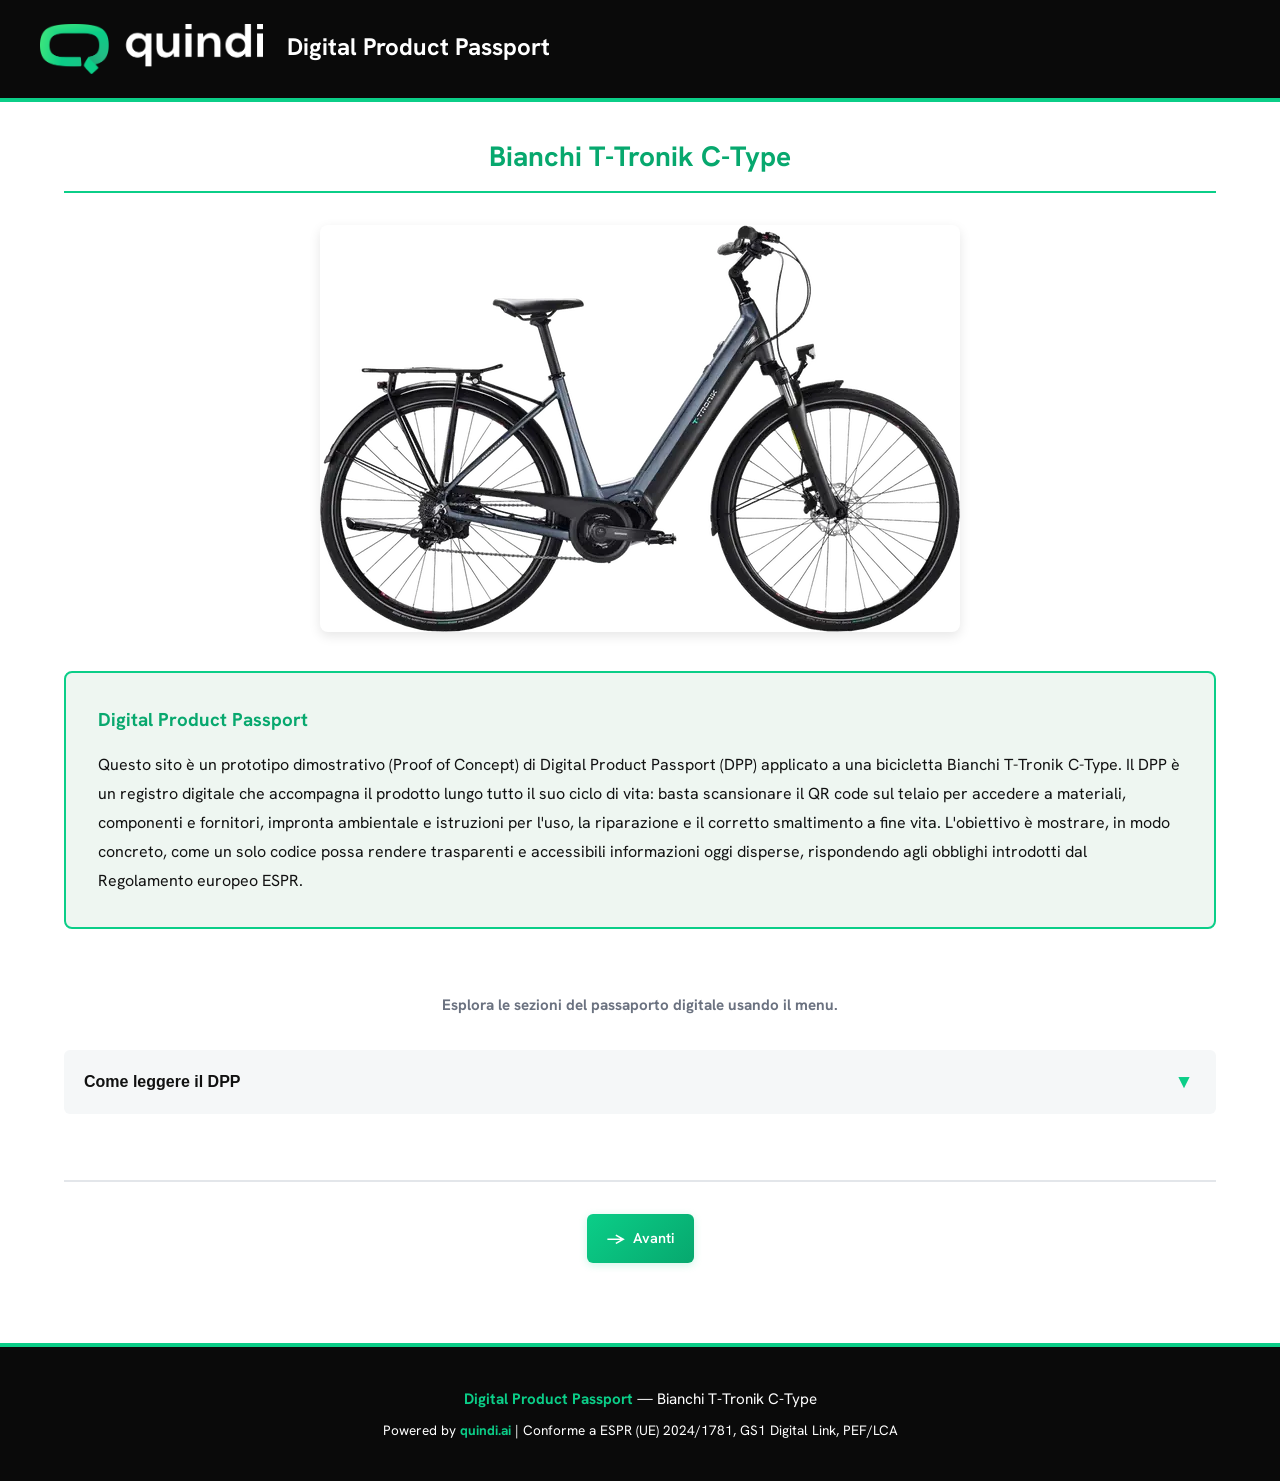
<file: index.html>
<!DOCTYPE html>
<html lang="it">
<head>
  <meta charset="UTF-8">
  <meta name="viewport" content="width=device-width, initial-scale=1.0">
  <title>Digital Product Passport — Bianchi T-Tronik C-Type</title>
  <link rel="stylesheet" href="style.css">
  <link rel="icon" href="assets/quindi-mark.png" type="image/png">
</head>
<body>

<!-- HEADER -->
<header class="header">
  <div class="header-container">
    <a href="index.html" class="logo-link">
      <img src="assets/quindi-logo-white.png" alt="quindi" class="logo">
    </a>
    <div class="header-text">
      <h1>Digital Product Passport</h1>
    </div>
    <!-- Hamburger Menu Button -->
    <button class="menu-hamburger" id="menu-toggle" aria-label="Toggle menu">
      <span></span>
      <span></span>
      <span></span>
    </button>
  </div>

  <!-- Mobile Menu -->
  <nav class="menu-items" id="menu-items">
    <a href="index.html">Home</a>
    <a href="identificazione.html">Identificazione e anagrafica</a>
    <a href="sostenibilita.html">Sostenibilità e impatto ambientale</a>
    <a href="circolarita.html">Circolarità e fine vita</a>
    <a href="machine_data.html">Storico di Produzione</a>
    <a href="governance.html">Governance e standard</a>
  </nav>
</header>

<main class="container">
  <section class="section home-section">
    <h2 style="text-align: center; margin-bottom: 2rem; color: var(--color-primary-dark);">Bianchi T-Tronik C-Type</h2>
    <div class="home-content">
      <!-- Immagine della bicicletta -->
      <div class="home-image">
        <img src="assets/bianchi-tronik.webp" alt="Bianchi T-Tronik C-Type">
      </div>

      <!-- Testo introduttivo -->
      <div class="home-intro">
        <h3 style="margin-bottom: 1rem; color: var(--color-primary-dark);">Digital Product Passport</h3>
        <p>
          Questo sito è un prototipo dimostrativo (Proof of Concept) di Digital Product Passport (DPP) applicato a una bicicletta Bianchi T-Tronik C-Type. Il DPP è un registro digitale che accompagna il prodotto lungo tutto il suo ciclo di vita: basta scansionare il QR code sul telaio per accedere a materiali, componenti e fornitori, impronta ambientale e istruzioni per l'uso, la riparazione e il corretto smaltimento a fine vita. L'obiettivo è mostrare, in modo concreto, come un solo codice possa rendere trasparenti e accessibili informazioni oggi disperse, rispondendo agli obblighi introdotti dal Regolamento europeo ESPR.
        </p>
      </div>

      <!-- Esplora le sezioni -->
      <div class="home-cta">
        <p style="margin-top: 2rem; font-size: 0.95rem; color: var(--color-text-secondary); text-align: center;">
          <strong>Esplora le sezioni del passaporto digitale usando il menu.</strong>
        </p>
      </div>
    </div>
  </section>

  <!-- Come leggere il DPP Section -->
  <section class="section">
    <div class="collapsible-section">
      <button class="collapsible-header" onclick="toggleCollapsible(this)">
        <span class="collapsible-title">
          <h3 style="margin: 0; font-size: 1rem;">Come leggere il DPP</h3>
        </span>
        <span class="collapsible-arrow">▼</span>
      </button>
      <div class="collapsible-content">
        <div class="final-notes" style="background-color: transparent; border-radius: 0; padding: 0; margin-top: 0;">
          <div class="notes-grid">
            <div class="note-item">
              <span class="badge badge-reale">Reale</span>
              <p>Dati verificabili da schede tecniche, fornitori ufficiali e documenti normativi.</p>
            </div>
            <div class="note-item">
              <span class="badge badge-stima">Stima</span>
              <p>Valori simulati per questo Proof of Concept. Nel DPP reale saranno popolati da quindi.ai con dati verificati da terza parte.</p>
            </div>
          </div>
          <p style="margin-top: 1.5rem; font-size: 0.9rem; color: #6B7280; line-height: 1.6; position: relative;">
            <strong>Disclaimer:</strong> Questo Digital Product Passport è un Proof of Concept sviluppato per dimostrare come l'infrastruttura quindi.ai abilita la conformità ai regolamenti ESPR e Batterie, e offre trasparenza sul ciclo di vita dei prodotti. I dati marcati come STIMA sono valori esemplificativi. Per il documento definitivo, i dati saranno certificati dalla fabbrica, verificati da terzi e sottoposti a governance rigorosa.

            <!-- Easter Egg 🥚 -->
            <svg viewBox="0 0 100 120" xmlns="http://www.w3.org/2000/svg" style="position: absolute; bottom: -35px; right: -10px; width: 45px; height: 54px; opacity: 0.15; transition: opacity 0.3s ease;">
              <defs>
                <style>
                  .egg-face { fill: none; stroke: #111111; stroke-width: 1.5; }
                  .egg-feature { fill: #111111; }
                </style>
              </defs>
              <ellipse cx="50" cy="45" rx="35" ry="40" class="egg-face"/>
              <ellipse cx="35" cy="40" rx="5" ry="7" class="egg-feature"/>
              <ellipse cx="65" cy="40" rx="5" ry="7" class="egg-feature"/>
              <path d="M 25 32 Q 35 28 45 32" class="egg-face"/>
              <path d="M 55 32 Q 65 28 75 32" class="egg-face"/>
              <line x1="50" y1="45" x2="50" y2="55" class="egg-face"/>
              <path d="M 35 65 Q 50 72 65 65" class="egg-face"/>
              <rect x="48" y="65" width="4" height="3" class="egg-feature"/>
              <ellipse cx="15" cy="50" rx="6" ry="12" class="egg-face"/>
              <path d="M 20 15 Q 50 5 80 15 Q 85 20 80 25 Q 50 20 20 25" class="egg-face"/>
            </svg>
          </p>
        </div>
      </div>
    </div>
  </section>

  <!-- Next Page Navigation -->
  <div class="page-navigation">
    <a href="identificazione.html" class="next-page-button">
      <span class="next-arrow">→</span>
      <span class="next-text">Avanti</span>
    </a>
  </div>
</main>

<!-- FOOTER -->
<footer class="footer">
  <div class="footer-content">
    <p><strong>Digital Product Passport</strong> — Bianchi T-Tronik C-Type</p>
    <p style="font-size: 0.85rem; margin-top: 0.5rem;">Powered by <strong>quindi.ai</strong> | Conforme a ESPR (UE) 2024/1781, GS1 Digital Link, PEF/LCA</p>
  </div>
</footer>

<!-- Menu Toggle Script -->
<script>
  const menuToggle = document.getElementById('menu-toggle');
  const menuItems = document.getElementById('menu-items');
  const menuLinks = document.querySelectorAll('.menu-items a');

  // Toggle menu quando clicchi l'hamburger
  menuToggle.addEventListener('click', () => {
    menuToggle.classList.toggle('active');
    menuItems.classList.toggle('menu-open');
  });

  // Chiudi menu quando clicchi su un link
  menuLinks.forEach(link => {
    link.addEventListener('click', () => {
      menuToggle.classList.remove('active');
      menuItems.classList.remove('menu-open');
    });
  });

  // Chiudi menu quando clicchi fuori dal menu
  document.addEventListener('click', (e) => {
    if (!e.target.closest('.header') && menuItems.classList.contains('menu-open')) {
      menuToggle.classList.remove('active');
      menuItems.classList.remove('menu-open');
    }
  });

  function toggleCollapsible(button) {
    button.classList.toggle('active');
    const content = button.nextElementSibling;
    content.classList.toggle('active');
  }
</script>

</body>
</html>
</file>
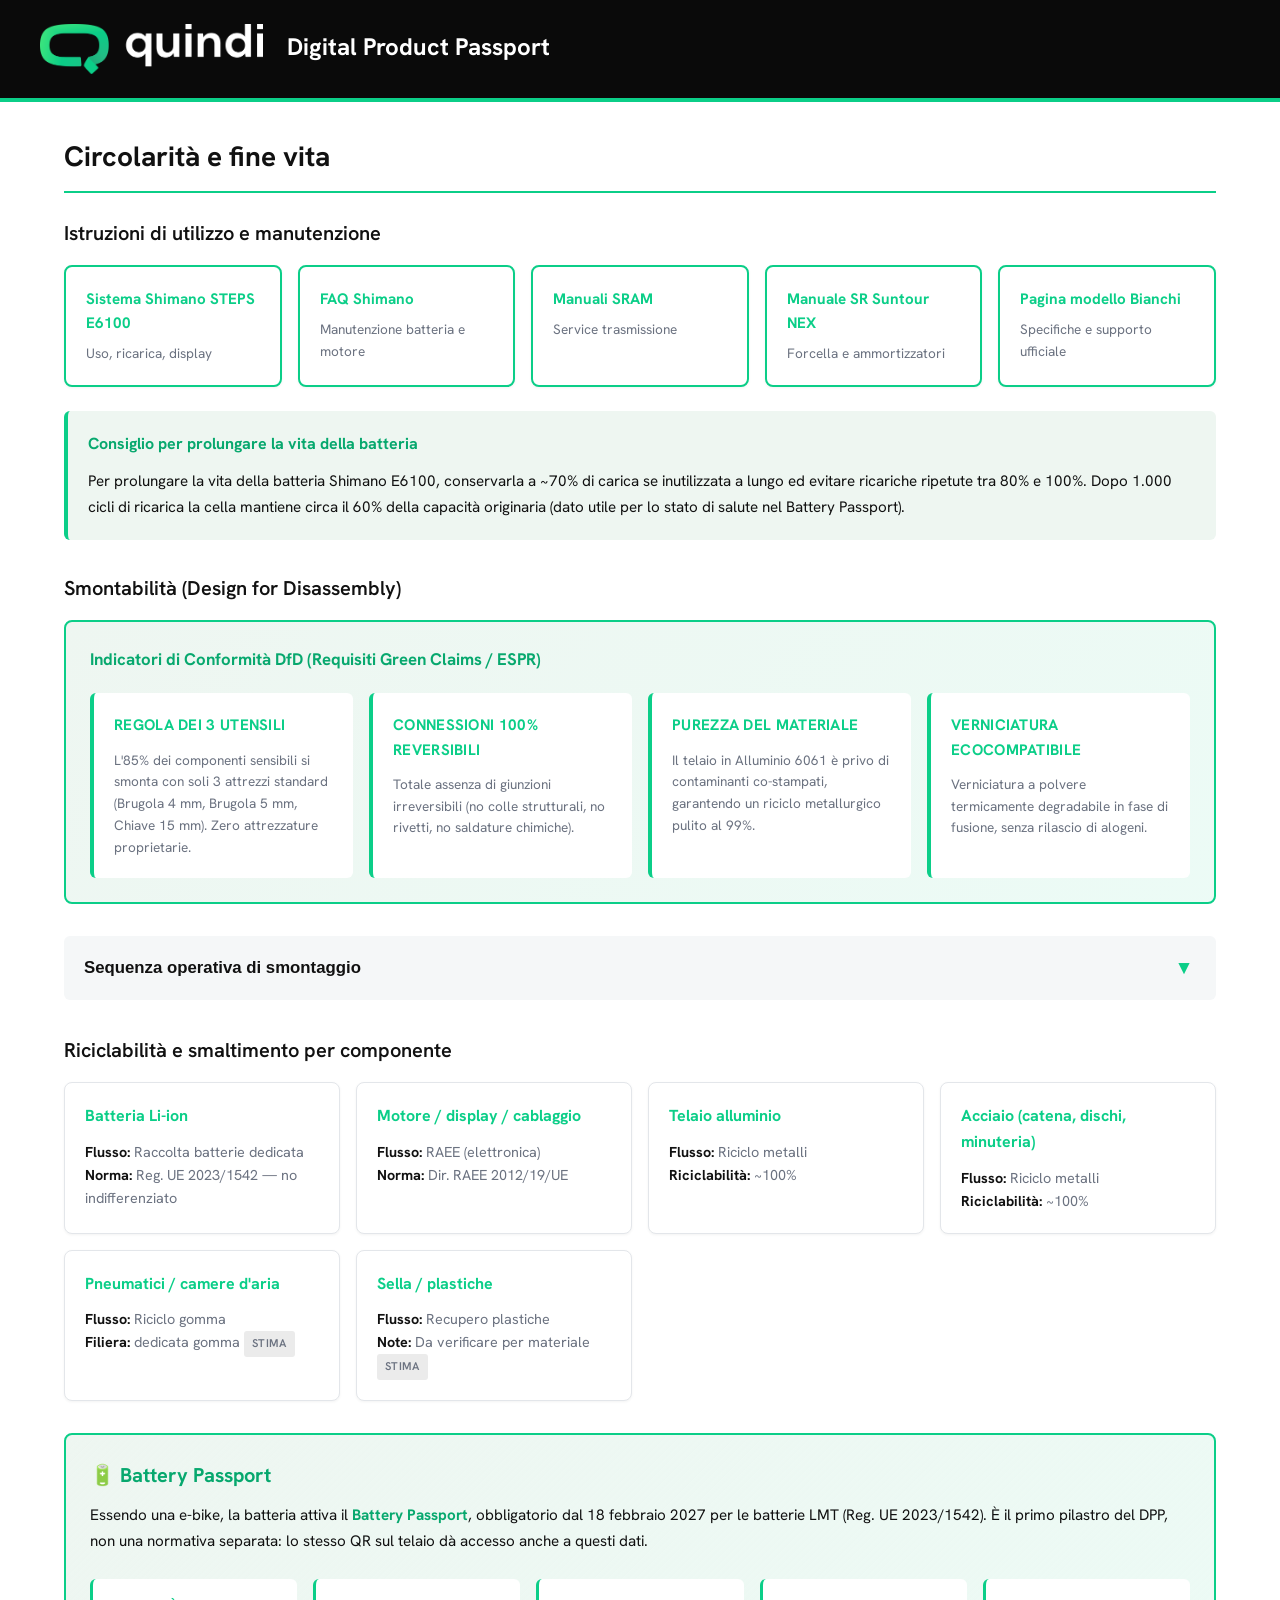
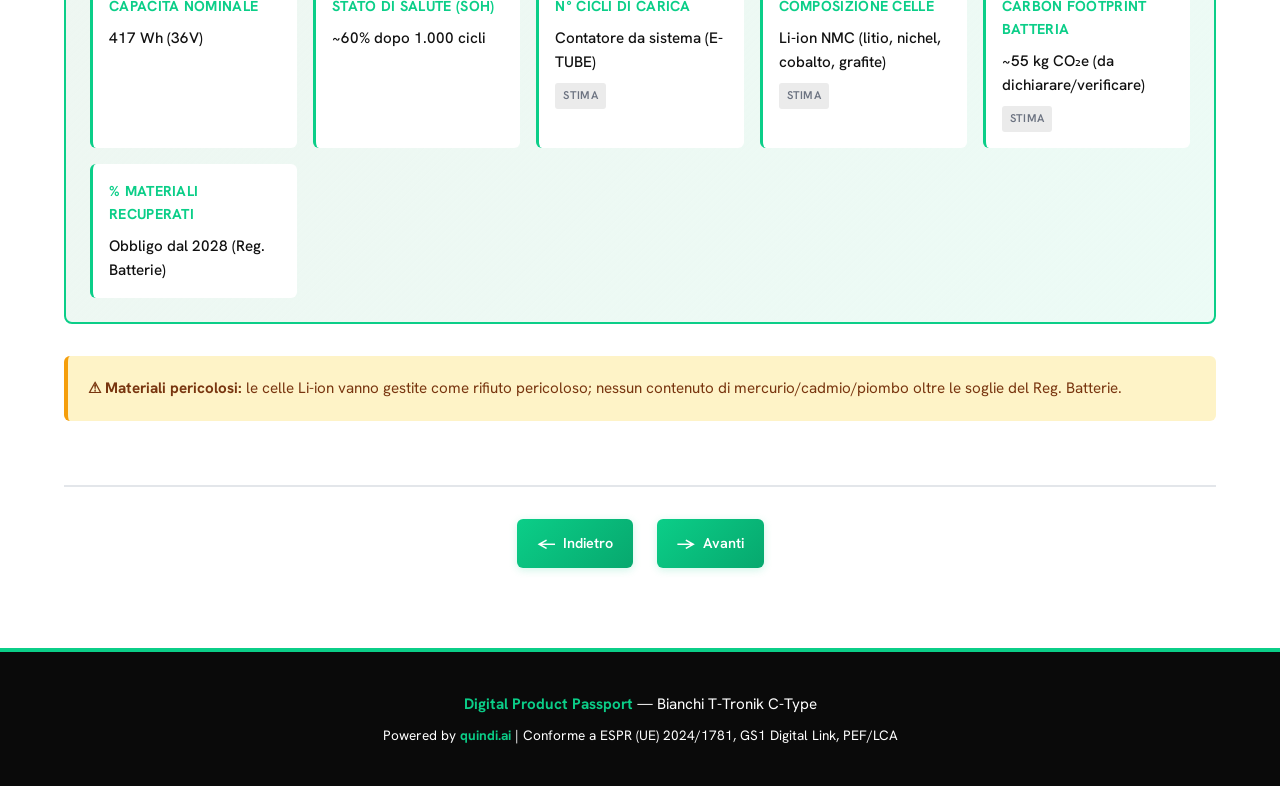
<file: circolarita.html>
<!DOCTYPE html>
<html lang="it">
<head>
  <meta charset="UTF-8">
  <meta name="viewport" content="width=device-width, initial-scale=1.0">
  <title>Circolarità e fine vita — Digital Product Passport</title>
  <link rel="stylesheet" href="style.css">
  <link rel="icon" href="assets/quindi-mark.png" type="image/png">
</head>
<body>

<!-- HEADER -->
<header class="header">
  <div class="header-container">
    <a href="index.html" class="logo-link">
      <img src="assets/quindi-logo-white.png" alt="quindi" class="logo">
    </a>
    <div class="header-text">
      <h1>Digital Product Passport</h1>
    </div>
    <button class="menu-hamburger" id="menu-toggle" aria-label="Toggle menu">
      <span></span>
      <span></span>
      <span></span>
    </button>
  </div>

  <nav class="menu-items" id="menu-items">
    <a href="index.html">Home</a>
    <a href="identificazione.html">Identificazione e anagrafica</a>
    <a href="sostenibilita.html">Sostenibilità e impatto ambientale</a>
    <a href="circolarita.html">Circolarità e fine vita</a>
    <a href="machine_data.html">Storico di Produzione</a>
    <a href="governance.html">Governance e standard</a>
  </nav>
</header>

<main class="container">
  <!-- SEZIONE 3: CIRCOLARITÀ E FINE VITA -->
  <section id="circolarita" class="section">
    <h2>Circolarità e fine vita</h2>

    <div class="subsection">
      <h3>Istruzioni di utilizzo e manutenzione</h3>
      <div class="links-grid">
        <a href="https://www.shimano-steps.com/e-bikes/europe/en/product-information/city-trekking/e6100" target="_blank" class="link-button">
          <span class="link-title">Sistema Shimano STEPS E6100</span>
          <span class="link-desc">Uso, ricarica, display</span>
        </a>
        <a href="https://bike.shimano.com/support-and-service/faq/STP0A.html" target="_blank" class="link-button">
          <span class="link-title">FAQ Shimano</span>
          <span class="link-desc">Manutenzione batteria e motore</span>
        </a>
        <a href="https://www.sram.com/en/service/manuals--documents" target="_blank" class="link-button">
          <span class="link-title">Manuali SRAM</span>
          <span class="link-desc">Service trasmissione</span>
        </a>
        <a href="https://www.srsuntour.com/support/product-support/owners-manuals/" target="_blank" class="link-button">
          <span class="link-title">Manuale SR Suntour NEX</span>
          <span class="link-desc">Forcella e ammortizzatori</span>
        </a>
        <a href="https://www.bianchi.com/it/t-tronik-c-type/" target="_blank" class="link-button">
          <span class="link-title">Pagina modello Bianchi</span>
          <span class="link-desc">Specifiche e supporto ufficiale</span>
        </a>
      </div>

      <div class="usage-tip">
        <h4>Consiglio per prolungare la vita della batteria</h4>
        <p>Per prolungare la vita della batteria Shimano E6100, conservarla a ~70% di carica se inutilizzata a lungo ed evitare ricariche ripetute tra 80% e 100%. Dopo 1.000 cicli di ricarica la cella mantiene circa il 60% della capacità originaria (dato utile per lo stato di salute nel Battery Passport).</p>
      </div>
    </div>

    <div class="subsection">
      <h3>Smontabilità (Design for Disassembly)</h3>

      <!-- Indicatori di Conformità DfD -->
      <div class="dfd-compliance">
        <h4>Indicatori di Conformità DfD (Requisiti Green Claims / ESPR)</h4>

        <div class="compliance-items">
          <div class="compliance-item">
            <h5>Regola dei 3 Utensili</h5>
            <p>L'85% dei componenti sensibili si smonta con soli 3 attrezzi standard (Brugola 4 mm, Brugola 5 mm, Chiave 15 mm). Zero attrezzature proprietarie.</p>
          </div>

          <div class="compliance-item">
            <h5>Connessioni 100% Reversibili</h5>
            <p>Totale assenza di giunzioni irreversibili (no colle strutturali, no rivetti, no saldature chimiche).</p>
          </div>

          <div class="compliance-item">
            <h5>Purezza del Materiale</h5>
            <p>Il telaio in Alluminio 6061 è privo di contaminanti co-stampati, garantendo un riciclo metallurgico pulito al 99%.</p>
          </div>

          <div class="compliance-item">
            <h5>Verniciatura Ecocompatibile</h5>
            <p>Verniciatura a polvere termicamente degradabile in fase di fusione, senza rilascio di alogeni.</p>
          </div>
        </div>
      </div>

      <!-- Sequenza operativa di smontaggio -->
      <div class="collapsible-section" style="margin-top: 2rem;">
        <button class="collapsible-header" onclick="toggleCollapsible(this)">
          <span class="collapsible-title">
            <span style="font-size: 1.05rem; font-weight: 700; color: #111111;">Sequenza operativa di smontaggio</span>
          </span>
          <span class="collapsible-arrow">▼</span>
        </button>
        <div class="collapsible-content">
          <div class="disassembly-sequence">
        <!-- Step 1: Batteria -->
        <div class="disassembly-step">
          <div class="step-number">1</div>
          <div class="step-content">
            <h5>Batteria Phylion (Tubo obliquo)</h5>
            <div class="step-detail">
              <p><strong>Fissaggio:</strong> Meccanismo a sgancio rapido con chiave</p>
              <p><strong>Utensili:</strong> Nessuno (Tool-less)</p>
              <p><strong>Tempo:</strong> &lt; 10 secondi</p>
              <p><strong>Destinazione EoL:</strong> Riciclo Pile e Accumulatori (Dir. UE 2023/1542)</p>
            </div>
          </div>
        </div>

        <!-- Step 2: Motore -->
        <div class="disassembly-step">
          <div class="step-number">2</div>
          <div class="step-content">
            <h5>Motore Centrale (Shimano)</h5>
            <div class="step-detail">
              <p><strong>Fissaggio:</strong> 3 perni passanti standard su culla movimento centrale</p>
              <p><strong>Utensili:</strong> Chiave esagonale (Brugola) 5 mm</p>
              <p><strong>Tempo:</strong> ~ 4 minuti</p>
              <p><strong>Destinazione EoL:</strong> Flusso RAEE R4 (Elettronica/Motori)</p>
            </div>
          </div>
        </div>

        <!-- Step 3: Display & Cablaggio -->
        <div class="disassembly-step">
          <div class="step-number">3</div>
          <div class="step-content">
            <h5>Display &amp; Cablaggio (E-TUBE)</h5>
            <div class="step-detail">
              <p><strong>Fissaggio:</strong> Connettori plug-and-play impermeabili a trazione guidata</p>
              <p><strong>Utensili:</strong> Estrattore Shimano dedicato o pinza a becco</p>
              <p><strong>Tempo:</strong> ~ 3 minuti</p>
              <p><strong>Destinazione EoL:</strong> Flusso RAEE R4 (Piccoli elettrodomestici/cavi)</p>
            </div>
          </div>
        </div>

        <!-- Step 4: Componenti Meccanici -->
        <div class="disassembly-step">
          <div class="step-number">4</div>
          <div class="step-content">
            <h5>Componenti Meccanici (Ruote, Freni, Forcella, Cambio)</h5>
            <div class="step-detail">
              <p><strong>Fissaggio:</strong> Bulloneria, dadi mozzo e attacchi IS/PostMount standard</p>
              <p><strong>Utensili:</strong> Brugole (4/5/6 mm), Chiave inglese (15 mm)</p>
              <p><strong>Tempo:</strong> ~ 10 minuti</p>
              <p><strong>Destinazione EoL:</strong> Frazione Metallica Mista (Acciaio/Alluminio)</p>
            </div>
          </div>
        </div>

        <!-- Step 5: Telaio -->
        <div class="disassembly-step">
          <div class="step-number">5</div>
          <div class="step-content">
            <h5>Telaio Nudo</h5>
            <div class="step-detail">
              <p><strong>Stato:</strong> Alluminio PG 6061 monomaterico (senza inserti plastici o compositi)</p>
              <p><strong>Utensili:</strong> Nessuno (Fase finale)</p>
              <p><strong>Destinazione EoL:</strong> Riciclo Alluminio Dedicato (Fonderia secondaria ad alta purezza)</p>
            </div>
          </div>
        </div>
      </div>

      <p style="margin-top: 1.5rem; font-size: 0.9rem; color: #6B7280; line-height: 1.6; border-top: 1px solid var(--color-border); padding-top: 1rem;">
        <strong>Tempo totale di smontaggio completo:</strong> ~27 minuti (senza esperienza). Il design modulare e tool-less consente una rapida separazione dei flussi di riciclo, massimizzando il recupero di valore e minimizzando i costi di trattamento secondo la Dir. UE 2012/19/UE (RAEE).
      </p>
        </div>
        </div>
      </div>
    </div>

    <div class="subsection">
      <h3>Riciclabilità e smaltimento per componente</h3>
      <div class="recycling-list">
        <div class="recycling-item">
          <h4>Batteria Li-ion</h4>
          <p><strong>Flusso:</strong> Raccolta batterie dedicata<br><strong>Norma:</strong> Reg. UE 2023/1542 — no indifferenziato</p>
        </div>
        <div class="recycling-item">
          <h4>Motore / display / cablaggio</h4>
          <p><strong>Flusso:</strong> RAEE (elettronica)<br><strong>Norma:</strong> Dir. RAEE 2012/19/UE</p>
        </div>
        <div class="recycling-item">
          <h4>Telaio alluminio</h4>
          <p><strong>Flusso:</strong> Riciclo metalli<br><strong>Riciclabilità:</strong> ~100%</p>
        </div>
        <div class="recycling-item">
          <h4>Acciaio (catena, dischi, minuteria)</h4>
          <p><strong>Flusso:</strong> Riciclo metalli<br><strong>Riciclabilità:</strong> ~100%</p>
        </div>
        <div class="recycling-item">
          <h4>Pneumatici / camere d'aria</h4>
          <p><strong>Flusso:</strong> Riciclo gomma<br><strong>Filiera:</strong> dedicata gomma <span class="badge badge-stima">Stima</span></p>
        </div>
        <div class="recycling-item">
          <h4>Sella / plastiche</h4>
          <p><strong>Flusso:</strong> Recupero plastiche<br><strong>Note:</strong> Da verificare per materiale <span class="badge badge-stima">Stima</span></p>
        </div>
      </div>
    </div>

    <div class="subsection">
      <div class="battery-passport">
        <h3>🔋 Battery Passport</h3>
        <p class="battery-intro">Essendo una e-bike, la batteria attiva il <strong>Battery Passport</strong>, obbligatorio dal 18 febbraio 2027 per le batterie LMT (Reg. UE 2023/1542). È il primo pilastro del DPP, non una normativa separata: lo stesso QR sul telaio dà accesso anche a questi dati.</p>

        <div class="battery-specs">
          <div class="battery-spec">
            <h4>Capacità nominale</h4>
            <p>417 Wh (36V)</p>
          </div>
          <div class="battery-spec">
            <h4>Stato di salute (SoH)</h4>
            <p>~60% dopo 1.000 cicli</p>
          </div>
          <div class="battery-spec">
            <h4>N° cicli di carica</h4>
            <p>Contatore da sistema (E-TUBE) <span class="badge badge-stima">Stima</span></p>
          </div>
          <div class="battery-spec">
            <h4>Composizione celle</h4>
            <p>Li-ion NMC (litio, nichel, cobalto, grafite) <span class="badge badge-stima">Stima</span></p>
          </div>
          <div class="battery-spec">
            <h4>Carbon footprint batteria</h4>
            <p>~55 kg CO₂e (da dichiarare/verificare) <span class="badge badge-stima">Stima</span></p>
          </div>
          <div class="battery-spec">
            <h4>% materiali recuperati</h4>
            <p>Obbligo dal 2028 (Reg. Batterie)</p>
          </div>
        </div>
      </div>
    </div>

    <div class="warning-box">
      <p><strong>⚠ Materiali pericolosi:</strong> le celle Li-ion vanno gestite come rifiuto pericoloso; nessun contenuto di mercurio/cadmio/piombo oltre le soglie del Reg. Batterie.</p>
    </div>
  </section>

  <!-- Next Page Navigation -->
  <div class="page-navigation">
    <a href="sostenibilita.html" class="prev-page-button">
      <span class="prev-arrow">←</span>
      <span class="prev-text">Indietro</span>
    </a>
    <a href="machine_data.html" class="next-page-button">
      <span class="next-arrow">→</span>
      <span class="next-text">Avanti</span>
    </a>
  </div>
</main>

<!-- FOOTER -->
<footer class="footer">
  <div class="footer-content">
    <p><strong>Digital Product Passport</strong> — Bianchi T-Tronik C-Type</p>
    <p style="font-size: 0.85rem; margin-top: 0.5rem;">Powered by <strong>quindi.ai</strong> | Conforme a ESPR (UE) 2024/1781, GS1 Digital Link, PEF/LCA</p>
  </div>
</footer>

<script>
  const menuToggle = document.getElementById('menu-toggle');
  const menuItems = document.getElementById('menu-items');
  const menuLinks = document.querySelectorAll('.menu-items a');

  menuToggle.addEventListener('click', () => {
    menuToggle.classList.toggle('active');
    menuItems.classList.toggle('menu-open');
  });

  menuLinks.forEach(link => {
    link.addEventListener('click', () => {
      menuToggle.classList.remove('active');
      menuItems.classList.remove('menu-open');
    });
  });

  document.addEventListener('click', (e) => {
    if (!e.target.closest('.header') && menuItems.classList.contains('menu-open')) {
      menuToggle.classList.remove('active');
      menuItems.classList.remove('menu-open');
    }
  });

  function toggleCollapsible(button) {
    button.classList.toggle('active');
    const content = button.nextElementSibling;
    content.classList.toggle('active');
  }
</script>

</body>
</html>
</file>
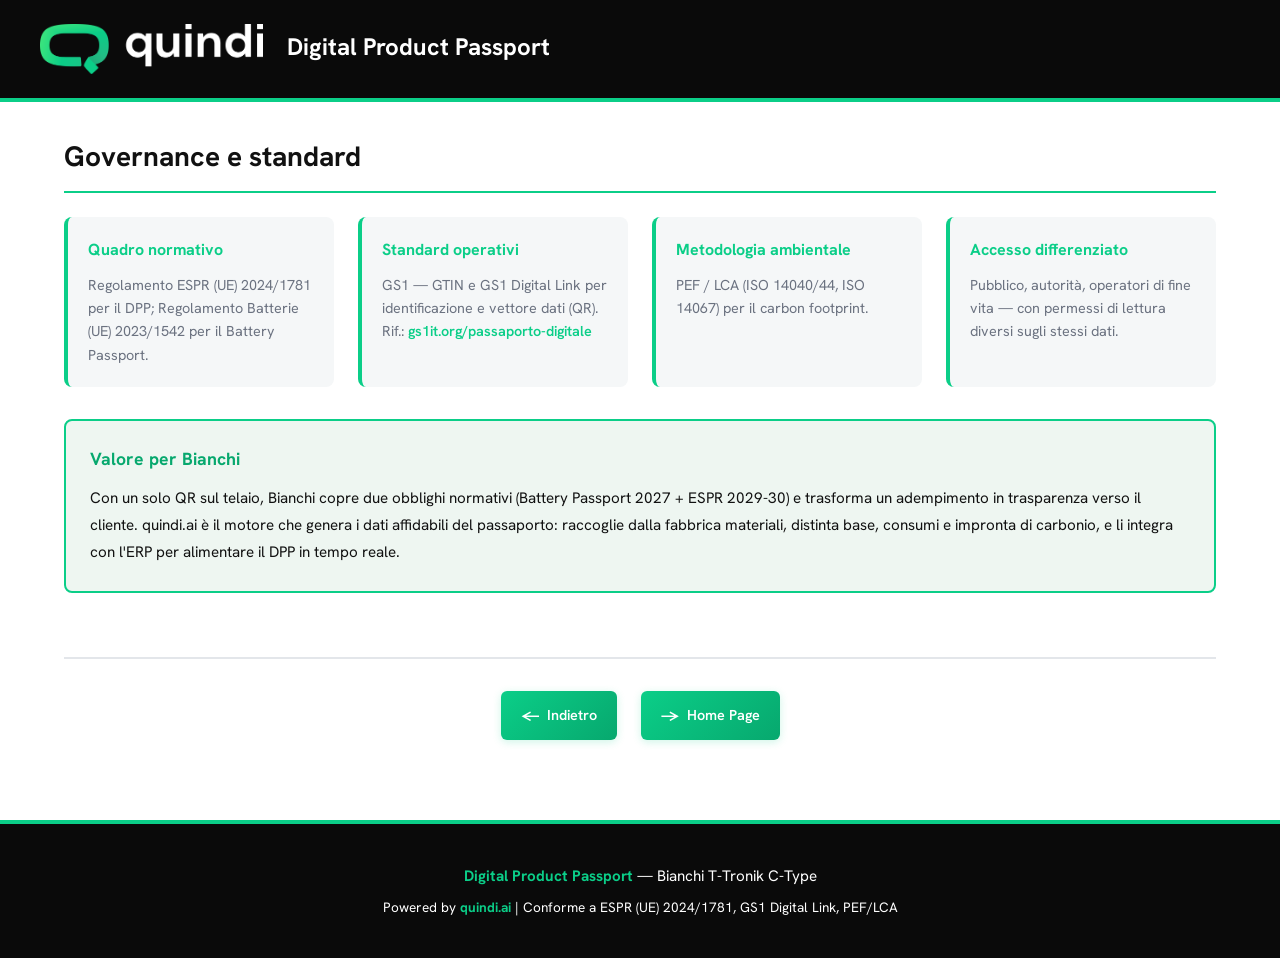
<file: governance.html>
<!DOCTYPE html>
<html lang="it">
<head>
  <meta charset="UTF-8">
  <meta name="viewport" content="width=device-width, initial-scale=1.0">
  <title>Governance e standard — Digital Product Passport</title>
  <link rel="stylesheet" href="style.css">
  <link rel="icon" href="assets/quindi-mark.png" type="image/png">
</head>
<body>

<!-- HEADER -->
<header class="header">
  <div class="header-container">
    <a href="index.html" class="logo-link">
      <img src="assets/quindi-logo-white.png" alt="quindi" class="logo">
    </a>
    <div class="header-text">
      <h1>Digital Product Passport</h1>
    </div>
    <button class="menu-hamburger" id="menu-toggle" aria-label="Toggle menu">
      <span></span>
      <span></span>
      <span></span>
    </button>
  </div>

  <nav class="menu-items" id="menu-items">
    <a href="index.html">Home</a>
    <a href="identificazione.html">Identificazione e anagrafica</a>
    <a href="sostenibilita.html">Sostenibilità e impatto ambientale</a>
    <a href="circolarita.html">Circolarità e fine vita</a>
    <a href="machine_data.html">Storico di Produzione</a>
    <a href="governance.html">Governance e standard</a>
  </nav>
</header>

<main class="container">
  <!-- GOVERNANCE E NOTE -->
  <section id="governance" class="section">
    <h2>Governance e standard</h2>

    <div class="governance-items">
      <div class="governance-item">
        <h4>Quadro normativo</h4>
        <p>Regolamento ESPR (UE) 2024/1781 per il DPP; Regolamento Batterie (UE) 2023/1542 per il Battery Passport.</p>
      </div>
      <div class="governance-item">
        <h4>Standard operativi</h4>
        <p>GS1 — GTIN e GS1 Digital Link per identificazione e vettore dati (QR). Rif.: <a href="https://gs1it.org/migliorare-processi/supply-chain-sostenibile/passaporto-digitale-prodotto/" target="_blank">gs1it.org/passaporto-digitale</a></p>
      </div>
      <div class="governance-item">
        <h4>Metodologia ambientale</h4>
        <p>PEF / LCA (ISO 14040/44, ISO 14067) per il carbon footprint.</p>
      </div>
      <div class="governance-item">
        <h4>Accesso differenziato</h4>
        <p>Pubblico, autorità, operatori di fine vita — con permessi di lettura diversi sugli stessi dati.</p>
      </div>
    </div>

    <div class="value-proposition">
      <h3>Valore per Bianchi</h3>
      <p>Con un solo QR sul telaio, Bianchi copre due obblighi normativi (Battery Passport 2027 + ESPR 2029-30) e trasforma un adempimento in trasparenza verso il cliente. quindi.ai è il motore che genera i dati affidabili del passaporto: raccoglie dalla fabbrica materiali, distinta base, consumi e impronta di carbonio, e li integra con l'ERP per alimentare il DPP in tempo reale.</p>
    </div>
  </section>

  <!-- Next Page Navigation -->
  <div class="page-navigation">
    <a href="machine_data.html" class="prev-page-button">
      <span class="prev-arrow">←</span>
      <span class="prev-text">Indietro</span>
    </a>
    <a href="index.html" class="next-page-button">
      <span class="next-arrow">→</span>
      <span class="next-text">Home Page</span>
    </a>
  </div>
</main>

<!-- FOOTER -->
<footer class="footer">
  <div class="footer-content">
    <p><strong>Digital Product Passport</strong> — Bianchi T-Tronik C-Type</p>
    <p style="font-size: 0.85rem; margin-top: 0.5rem;">Powered by <strong>quindi.ai</strong> | Conforme a ESPR (UE) 2024/1781, GS1 Digital Link, PEF/LCA</p>
  </div>
</footer>

<script>
  const menuToggle = document.getElementById('menu-toggle');
  const menuItems = document.getElementById('menu-items');
  const menuLinks = document.querySelectorAll('.menu-items a');

  menuToggle.addEventListener('click', () => {
    menuToggle.classList.toggle('active');
    menuItems.classList.toggle('menu-open');
  });

  menuLinks.forEach(link => {
    link.addEventListener('click', () => {
      menuToggle.classList.remove('active');
      menuItems.classList.remove('menu-open');
    });
  });

  document.addEventListener('click', (e) => {
    if (!e.target.closest('.header') && menuItems.classList.contains('menu-open')) {
      menuToggle.classList.remove('active');
      menuItems.classList.remove('menu-open');
    }
  });
</script>

</body>
</html>
</file>
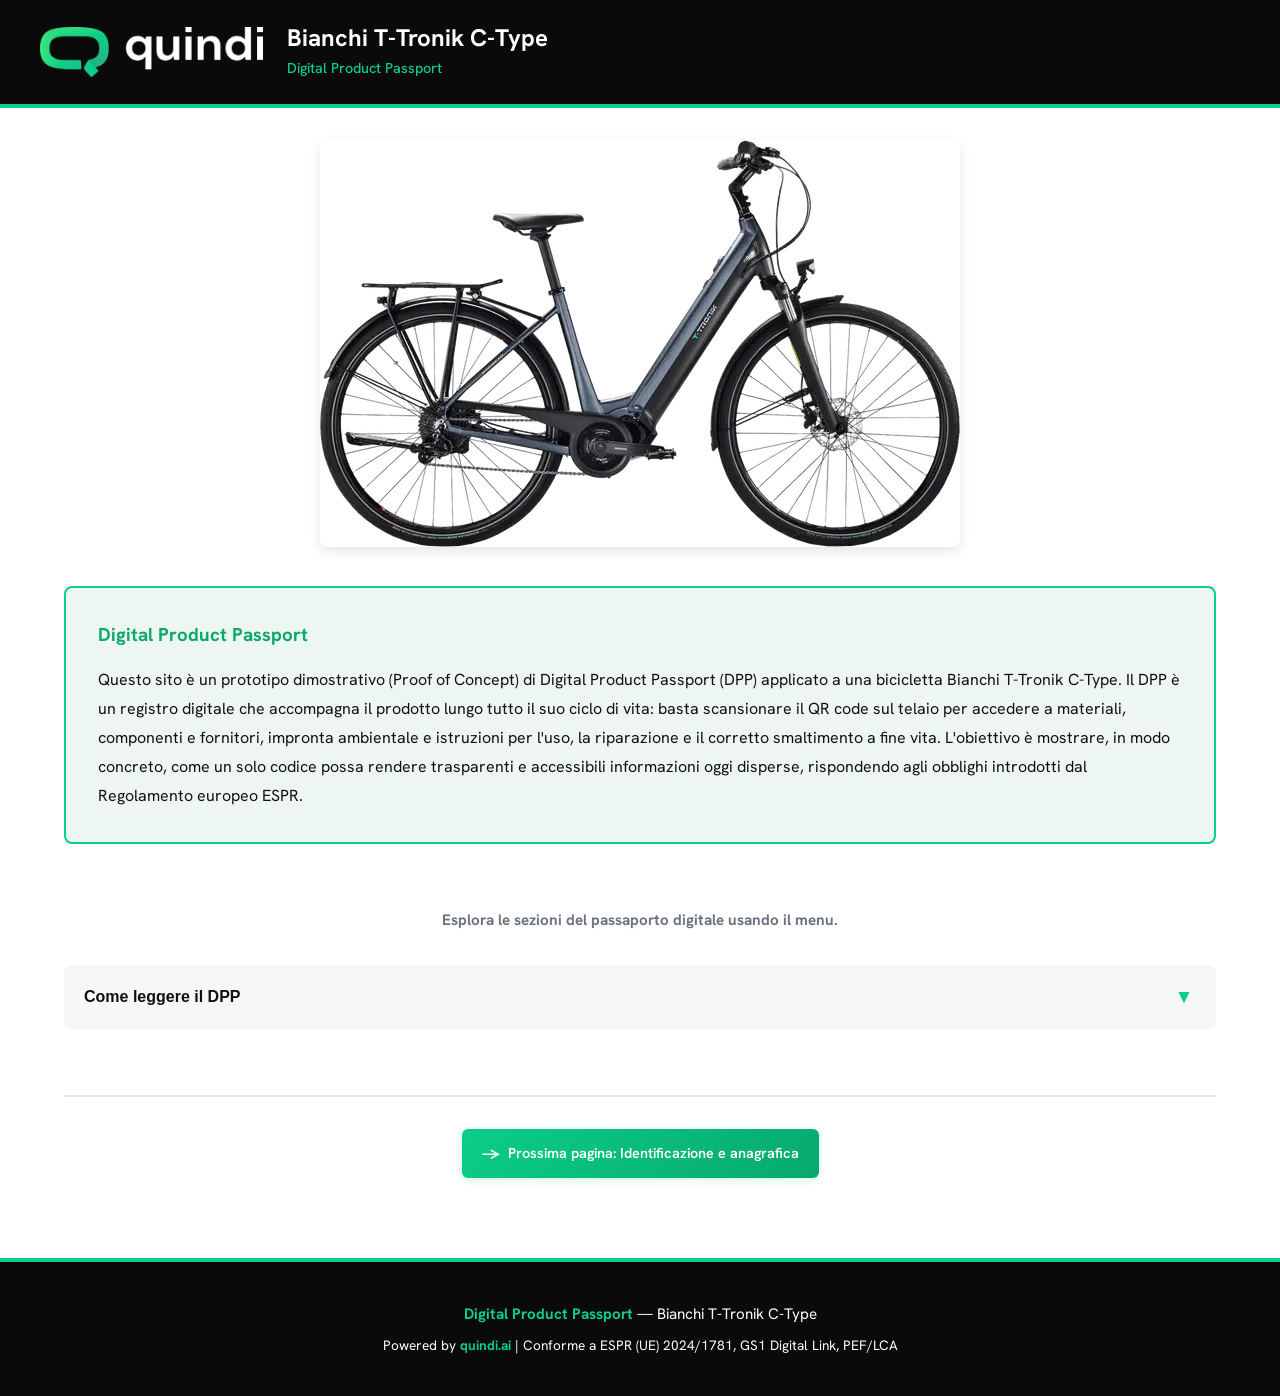
<file: home.html>
<!DOCTYPE html>
<html lang="it">
<head>
  <meta charset="UTF-8">
  <meta name="viewport" content="width=device-width, initial-scale=1.0">
  <title>Digital Product Passport — Bianchi T-Tronik C-Type</title>
  <link rel="stylesheet" href="style.css">
  <link rel="icon" href="assets/quindi-mark.png" type="image/png">
</head>
<body>

<!-- HEADER -->
<header class="header">
  <div class="header-container">
    <img src="assets/quindi-logo-white.png" alt="quindi" class="logo">
    <div class="header-text">
      <h1>Bianchi T-Tronik C-Type</h1>
      <p class="tagline">Digital Product Passport</p>
    </div>
    <!-- Hamburger Menu Button -->
    <button class="menu-hamburger" id="menu-toggle" aria-label="Toggle menu">
      <span></span>
      <span></span>
      <span></span>
    </button>
  </div>

  <!-- Mobile Menu -->
  <nav class="menu-items" id="menu-items">
    <a href="home.html">Home</a>
    <a href="identificazione.html">Identificazione e anagrafica</a>
    <a href="sostenibilita.html">Sostenibilità e impatto ambientale</a>
    <a href="circolarita.html">Circolarità e fine vita</a>
    <a href="governance.html">Governance e standard</a>
    <a href="come-leggere.html">Come leggere</a>
  </nav>
</header>

<main class="container">
  <section class="section home-section">
    <div class="home-content">
      <!-- Immagine della bicicletta -->
      <div class="home-image">
        <img src="assets/bianchi-tronik.webp" alt="Bianchi T-Tronik C-Type">
      </div>

      <!-- Testo introduttivo -->
      <div class="home-intro">
        <h3 style="margin-bottom: 1rem; color: var(--color-primary-dark);">Digital Product Passport</h3>
        <p>
          Questo sito è un prototipo dimostrativo (Proof of Concept) di Digital Product Passport (DPP) applicato a una bicicletta Bianchi T-Tronik C-Type. Il DPP è un registro digitale che accompagna il prodotto lungo tutto il suo ciclo di vita: basta scansionare il QR code sul telaio per accedere a materiali, componenti e fornitori, impronta ambientale e istruzioni per l'uso, la riparazione e il corretto smaltimento a fine vita. L'obiettivo è mostrare, in modo concreto, come un solo codice possa rendere trasparenti e accessibili informazioni oggi disperse, rispondendo agli obblighi introdotti dal Regolamento europeo ESPR.
        </p>
      </div>

      <!-- Esplora le sezioni -->
      <div class="home-cta">
        <p style="margin-top: 2rem; font-size: 0.95rem; color: var(--color-text-secondary); text-align: center;">
          <strong>Esplora le sezioni del passaporto digitale usando il menu.</strong>
        </p>
      </div>
    </div>
  </section>

  <!-- Come leggere il DPP Section -->
  <section class="section">
    <div class="collapsible-section">
      <button class="collapsible-header" onclick="toggleCollapsible(this)">
        <span class="collapsible-title">
          <h3 style="margin: 0; font-size: 1rem;">Come leggere il DPP</h3>
        </span>
        <span class="collapsible-arrow">▼</span>
      </button>
      <div class="collapsible-content">
        <div class="final-notes" style="background-color: transparent; border-radius: 0; padding: 0; margin-top: 0;">
          <div class="notes-grid">
            <div class="note-item">
              <span class="badge badge-reale">Reale</span>
              <p>Dati verificabili da schede tecniche, fornitori ufficiali e documenti normativi.</p>
            </div>
            <div class="note-item">
              <span class="badge badge-stima">Stima</span>
              <p>Valori simulati per questo Proof of Concept. Nel DPP reale saranno popolati da quindi.ai con dati verificati da terza parte.</p>
            </div>
          </div>
          <p style="margin-top: 1.5rem; font-size: 0.9rem; color: #6B7280; line-height: 1.6; position: relative;">
            <strong>Disclaimer:</strong> Questo Digital Product Passport è un Proof of Concept sviluppato per dimostrare come l'infrastruttura quindi.ai abilita la conformità ai regolamenti ESPR e Batterie, e offre trasparenza sul ciclo di vita dei prodotti. I dati marcati come STIMA sono valori esemplificativi. Per il documento definitivo, i dati saranno certificati dalla fabbrica, verificati da terzi e sottoposti a governance rigorosa.

            <!-- Easter Egg 🥚 -->
            <svg viewBox="0 0 100 120" xmlns="http://www.w3.org/2000/svg" style="position: absolute; bottom: -35px; right: -10px; width: 45px; height: 54px; opacity: 0.15; transition: opacity 0.3s ease;">
              <defs>
                <style>
                  .egg-face { fill: none; stroke: #111111; stroke-width: 1.5; }
                  .egg-feature { fill: #111111; }
                </style>
              </defs>
              <ellipse cx="50" cy="45" rx="35" ry="40" class="egg-face"/>
              <ellipse cx="35" cy="40" rx="5" ry="7" class="egg-feature"/>
              <ellipse cx="65" cy="40" rx="5" ry="7" class="egg-feature"/>
              <path d="M 25 32 Q 35 28 45 32" class="egg-face"/>
              <path d="M 55 32 Q 65 28 75 32" class="egg-face"/>
              <line x1="50" y1="45" x2="50" y2="55" class="egg-face"/>
              <path d="M 35 65 Q 50 72 65 65" class="egg-face"/>
              <rect x="48" y="65" width="4" height="3" class="egg-feature"/>
              <ellipse cx="15" cy="50" rx="6" ry="12" class="egg-face"/>
              <path d="M 20 15 Q 50 5 80 15 Q 85 20 80 25 Q 50 20 20 25" class="egg-face"/>
            </svg>
          </p>
        </div>
      </div>
    </div>
  </section>

  <!-- Next Page Navigation -->
  <div class="page-navigation">
    <a href="identificazione.html" class="next-page-button">
      <span class="next-arrow">→</span>
      <span class="next-text">Prossima pagina: Identificazione e anagrafica</span>
    </a>
  </div>
</main>

<!-- FOOTER -->
<footer class="footer">
  <div class="footer-content">
    <p><strong>Digital Product Passport</strong> — Bianchi T-Tronik C-Type</p>
    <p style="font-size: 0.85rem; margin-top: 0.5rem;">Powered by <strong>quindi.ai</strong> | Conforme a ESPR (UE) 2024/1781, GS1 Digital Link, PEF/LCA</p>
  </div>
</footer>

<!-- Menu Toggle Script -->
<script>
  const menuToggle = document.getElementById('menu-toggle');
  const menuItems = document.getElementById('menu-items');
  const menuLinks = document.querySelectorAll('.menu-items a');

  // Toggle menu quando clicchi l'hamburger
  menuToggle.addEventListener('click', () => {
    menuToggle.classList.toggle('active');
    menuItems.classList.toggle('menu-open');
  });

  // Chiudi menu quando clicchi su un link
  menuLinks.forEach(link => {
    link.addEventListener('click', () => {
      menuToggle.classList.remove('active');
      menuItems.classList.remove('menu-open');
    });
  });

  // Chiudi menu quando clicchi fuori dal menu
  document.addEventListener('click', (e) => {
    if (!e.target.closest('.header') && menuItems.classList.contains('menu-open')) {
      menuToggle.classList.remove('active');
      menuItems.classList.remove('menu-open');
    }
  });

  function toggleCollapsible(button) {
    button.classList.toggle('active');
    const content = button.nextElementSibling;
    content.classList.toggle('active');
  }
</script>

</body>
</html>
</file>
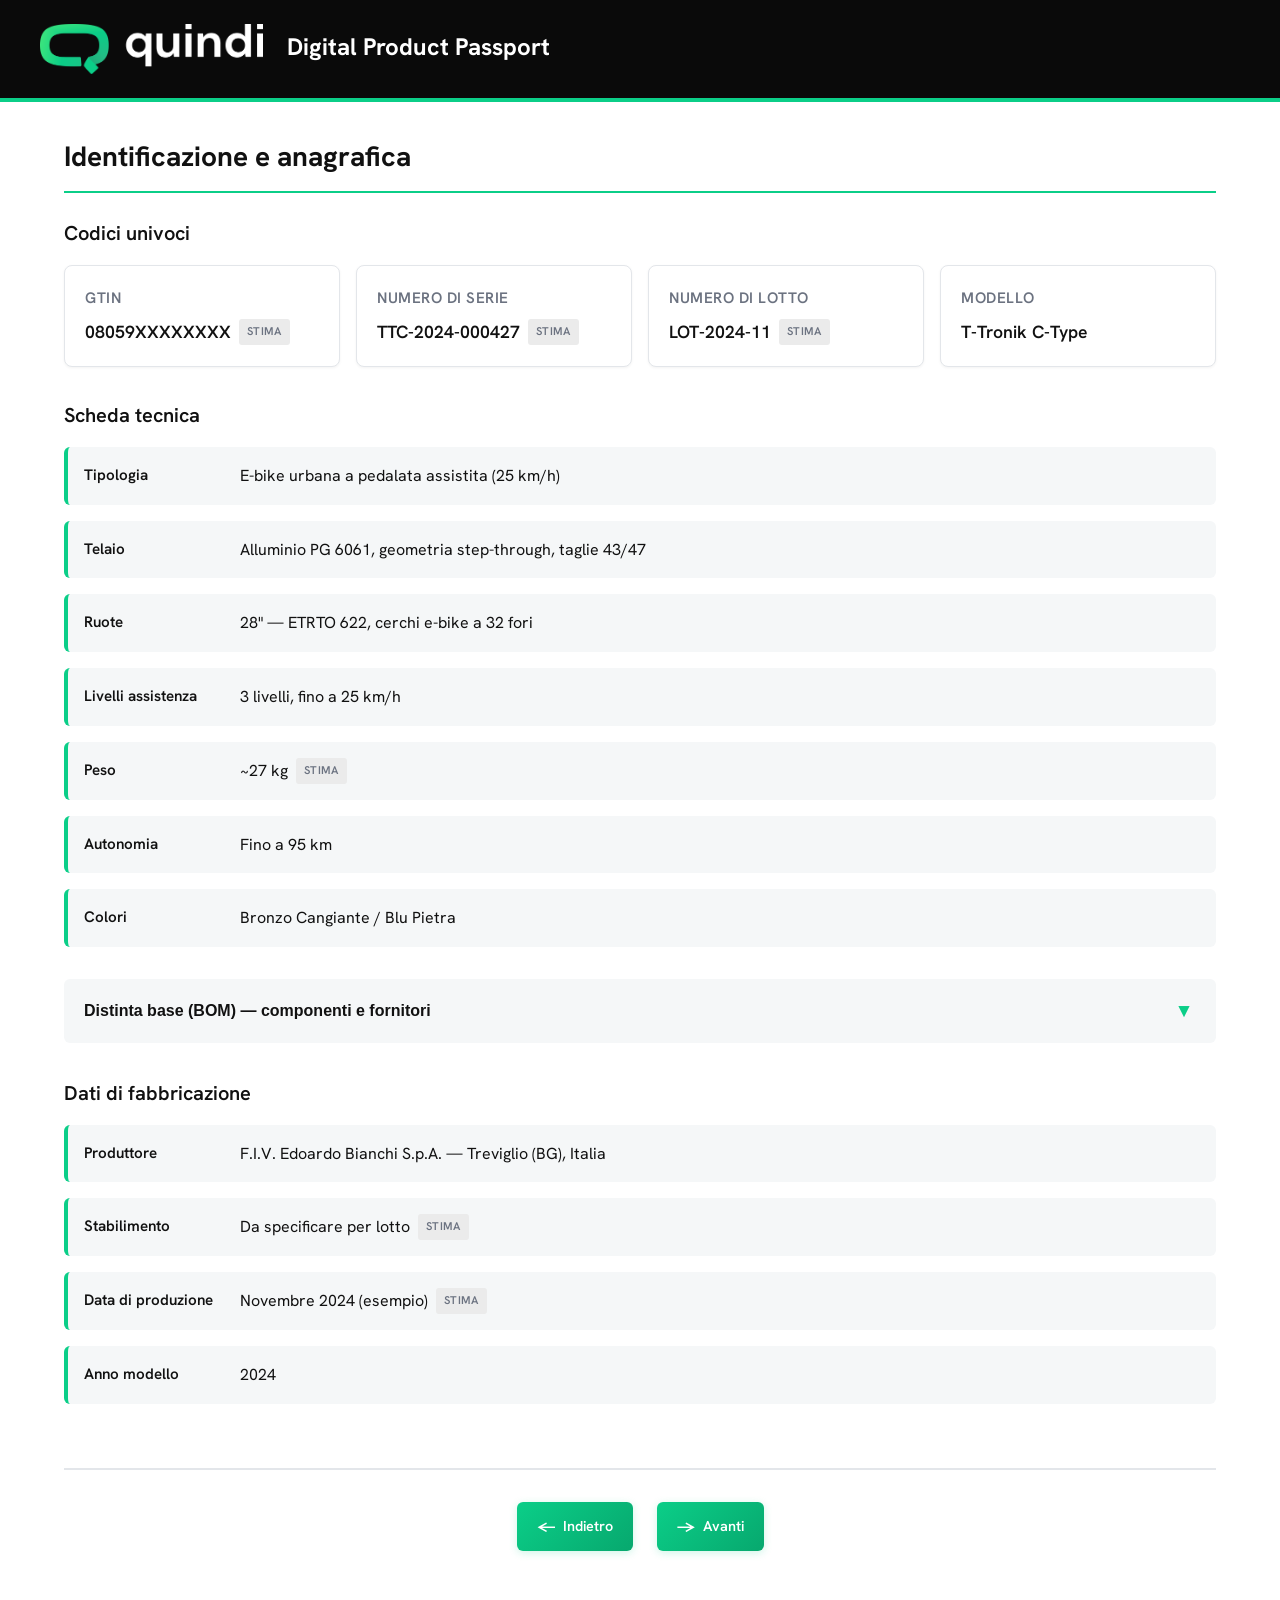
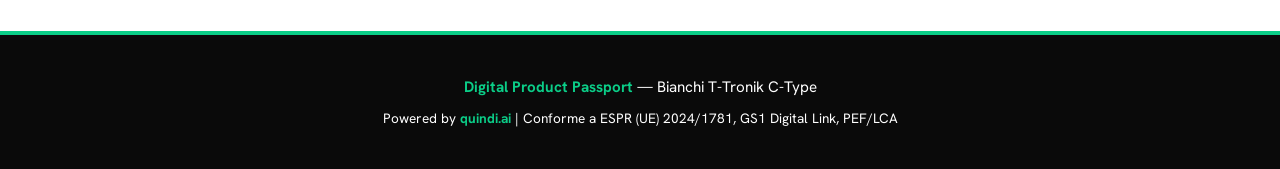
<file: identificazione.html>
<!DOCTYPE html>
<html lang="it">
<head>
  <meta charset="UTF-8">
  <meta name="viewport" content="width=device-width, initial-scale=1.0">
  <title>Identificazione e anagrafica — Digital Product Passport</title>
  <link rel="stylesheet" href="style.css">
  <link rel="icon" href="assets/quindi-mark.png" type="image/png">
</head>
<body>

<!-- HEADER -->
<header class="header">
  <div class="header-container">
    <a href="index.html" class="logo-link">
      <img src="assets/quindi-logo-white.png" alt="quindi" class="logo">
    </a>
    <div class="header-text">
      <h1>Digital Product Passport</h1>
    </div>
    <button class="menu-hamburger" id="menu-toggle" aria-label="Toggle menu">
      <span></span>
      <span></span>
      <span></span>
    </button>
  </div>

  <nav class="menu-items" id="menu-items">
    <a href="index.html">Home</a>
    <a href="identificazione.html">Identificazione e anagrafica</a>
    <a href="sostenibilita.html">Sostenibilità e impatto ambientale</a>
    <a href="circolarita.html">Circolarità e fine vita</a>
    <a href="machine_data.html">Storico di Produzione</a>
    <a href="governance.html">Governance e standard</a>
  </nav>
</header>

<main class="container">
  <section id="identificazione" class="section">
    <h2>Identificazione e anagrafica</h2>

    <div class="subsection">
      <h3>Codici univoci</h3>
      <div class="card-grid">
        <div class="info-card">
          <h4>GTIN</h4>
          <p class="value">08059XXXXXXXX <span class="badge badge-stima">Stima</span></p>
        </div>
        <div class="info-card">
          <h4>Numero di serie</h4>
          <p class="value">TTC-2024-000427 <span class="badge badge-stima">Stima</span></p>
        </div>
        <div class="info-card">
          <h4>Numero di lotto</h4>
          <p class="value">LOT-2024-11 <span class="badge badge-stima">Stima</span></p>
        </div>
        <div class="info-card">
          <h4>Modello</h4>
          <p class="value">T-Tronik C-Type</p>
        </div>
      </div>
    </div>

    <div class="subsection">
      <h3>Scheda tecnica</h3>
      <div class="specs-grid">
        <div class="spec-item">
          <span class="spec-label">Tipologia</span>
          <span class="spec-value">E-bike urbana a pedalata assistita (25 km/h)</span>
        </div>
        <div class="spec-item">
          <span class="spec-label">Telaio</span>
          <span class="spec-value">Alluminio PG 6061, geometria step-through, taglie 43/47</span>
        </div>
        <div class="spec-item">
          <span class="spec-label">Ruote</span>
          <span class="spec-value">28" — ETRTO 622, cerchi e-bike a 32 fori</span>
        </div>
        <div class="spec-item">
          <span class="spec-label">Livelli assistenza</span>
          <span class="spec-value">3 livelli, fino a 25 km/h</span>
        </div>
        <div class="spec-item">
          <span class="spec-label">Peso</span>
          <span class="spec-value">~27 kg <span class="badge badge-stima">Stima</span></span>
        </div>
        <div class="spec-item">
          <span class="spec-label">Autonomia</span>
          <span class="spec-value">Fino a 95 km</span>
        </div>
        <div class="spec-item">
          <span class="spec-label">Colori</span>
          <span class="spec-value">Bronzo Cangiante / Blu Pietra</span>
        </div>
      </div>
    </div>

    <div class="subsection">
      <div class="collapsible-section">
        <button class="collapsible-header" onclick="toggleCollapsible(this)">
          <span class="collapsible-title">
            <h3 style="margin: 0; font-size: 1rem;">Distinta base (BOM) — componenti e fornitori</h3>
          </span>
          <span class="collapsible-arrow">▼</span>
        </button>
        <div class="collapsible-content">
          <div class="bom-list">
        <div class="bom-item">
          <div class="bom-header">
            <h4>Motore</h4>
            <span class="bom-supplier">Shimano</span>
          </div>
          <p class="bom-model"><strong>Modello:</strong> Shimano STEPS E6100 (DU-E6100), 250 W, 60 Nm, motore centrale</p>
          <p class="bom-material"><strong>Materiale:</strong> carter in alluminio + magnesio, avvolgimenti in rame, magneti permanenti</p>
        </div>

        <div class="bom-item">
          <div class="bom-header">
            <h4>Batteria</h4>
            <span class="bom-supplier">Phylion</span>
          </div>
          <p class="bom-model"><strong>Modello:</strong> Phylion BN21, 36 V, 417 Wh, integrata nel tubo obliquo, sgancio rapido <span class="badge badge-reale">Reale</span></p>
          <p class="bom-material"><strong>Celle:</strong> Li-ion (chimica manganese/NMC — da confermare col fornitore) <span class="badge badge-stima">Stima</span></p>
        </div>

        <div class="bom-item">
          <div class="bom-header">
            <h4>Display / cablaggio</h4>
            <span class="bom-supplier">Shimano</span>
          </div>
          <p class="bom-model"><strong>Modello:</strong> Shimano SC-E6100 (display) + comando SW-E6000 + cablaggio E-TUBE</p>
          <p class="bom-material"><strong>Materiale:</strong> involucro plastica ABS/policarbonato, cavi in rame schermato</p>
        </div>

        <div class="bom-item">
          <div class="bom-header">
            <h4>Comandi cambio</h4>
            <span class="bom-supplier">SRAM</span>
          </div>
          <p class="bom-model"><strong>Modello:</strong> SRAM X5, 9v (leva destra)</p>
          <p class="bom-material"><strong>Materiale:</strong> corpo in tecnopolimero + alluminio, minuteria acciaio</p>
        </div>

        <div class="bom-item">
          <div class="bom-header">
            <h4>Cambio (deragliatore post.)</h4>
            <span class="bom-supplier">SRAM</span>
          </div>
          <p class="bom-model"><strong>Modello:</strong> SRAM X7, 9v, max 36T</p>
          <p class="bom-material"><strong>Materiale:</strong> gabbia alluminio, molle e viti acciaio</p>
        </div>

        <div class="bom-item">
          <div class="bom-header">
            <h4>Guarnitura + pedivelle</h4>
            <span class="bom-supplier">Shimano / FSA</span>
          </div>
          <p class="bom-model"><strong>Modello:</strong> corona Shimano SM-CRE61 38T + pedivelle FSA SMN E-Bike Forged, 170 mm. Movimento centrale incluso nel motore</p>
          <p class="bom-material"><strong>Materiale:</strong> alluminio forgiato, corona in acciaio/alluminio</p>
        </div>

        <div class="bom-item">
          <div class="bom-header">
            <h4>Catena</h4>
            <span class="bom-supplier">KMC</span>
          </div>
          <p class="bom-model"><strong>Modello:</strong> KMC e9S (specifica e-bike, 9v)</p>
          <p class="bom-material"><strong>Materiale:</strong> acciaio con trattamento antiusura/anticorrosione (tipicamente nichelato)</p>
        </div>

        <div class="bom-item">
          <div class="bom-header">
            <h4>Freni</h4>
            <span class="bom-supplier">Promax</span>
          </div>
          <p class="bom-model"><strong>Modello:</strong> Promax DSK-925, meccanici a disco; dischi 160 mm (blocco centrale / center-lock)</p>
          <p class="bom-material"><strong>Materiale:</strong> pinza alluminio, dischi acciaio inox</p>
        </div>

        <div class="bom-item">
          <div class="bom-header">
            <h4>Forcella</h4>
            <span class="bom-supplier">SR Suntour</span>
          </div>
          <p class="bom-model"><strong>Modello:</strong> SR Suntour NEX-E25 DS 700C, escursione 63 mm, steli 30 mm</p>
          <p class="bom-material"><strong>Materiale:</strong> steli acciaio cromato, foderi alluminio, molla</p>
        </div>

        <div class="bom-item">
          <div class="bom-header">
            <h4>Pneumatici</h4>
            <span class="bom-supplier">Chaoyang (ZC-Rubber)</span>
          </div>
          <p class="bom-model"><strong>Modello:</strong> Chaoyang E-Liner City 700x45C, 60 TPI (con banda riflettente)</p>
          <p class="bom-material"><strong>Materiale:</strong> mescola di gomma + carcassa tessile, tallone in acciaio/aramide</p>
        </div>

        <div class="bom-item">
          <div class="bom-header">
            <h4>Ruote</h4>
            <span class="bom-supplier">Shimano</span>
          </div>
          <p class="bom-model"><strong>Modello:</strong> cerchi e-bike 650 TR 28″ (ETRTO 622), 32 fori, alluminio. Mozzo posteriore Shimano FH-TX505, anteriore Shimano HB-TX505</p>
          <p class="bom-material"><strong>Materiale:</strong> cerchi e mozzi alluminio, raggi acciaio inox</p>
        </div>

        <div class="bom-item">
          <div class="bom-header">
            <h4>Serie sterzo (headset)</h4>
            <span class="bom-supplier">FSA</span>
          </div>
          <p class="bom-model"><strong>Modello:</strong> FSA HST STbk 1-1/8″ 44H-N10P</p>
          <p class="bom-material"><strong>Materiale:</strong> cuscinetti acciaio, coppe alluminio</p>
        </div>

        <div class="bom-item">
          <div class="bom-header">
            <h4>Manubrio (piega)</h4>
            <span class="bom-supplier">Velomann</span>
          </div>
          <p class="bom-model"><strong>Modello:</strong> Velomann 31,8 / 680 mm, alt. 20 mm</p>
          <p class="bom-material"><strong>Materiale:</strong> alluminio</p>
        </div>

        <div class="bom-item">
          <div class="bom-header">
            <h4>Attacco manubrio (stem)</h4>
            <span class="bom-supplier">Velomann</span>
          </div>
          <p class="bom-model"><strong>Modello:</strong> Velomann, morsetto 31,8 mm</p>
          <p class="bom-material"><strong>Materiale:</strong> alluminio</p>
        </div>

        <div class="bom-item">
          <div class="bom-header">
            <h4>Manopole</h4>
            <span class="bom-supplier">Herrmans</span>
          </div>
          <p class="bom-model"><strong>Modello:</strong> Herrmans GRIPset Oxy</p>
          <p class="bom-material"><strong>Materiale:</strong> gomma/elastomero</p>
        </div>

        <div class="bom-item">
          <div class="bom-header">
            <h4>Reggisella</h4>
            <span class="bom-supplier">Velomann</span>
          </div>
          <p class="bom-model"><strong>Modello:</strong> Velomann, Ø 31,6 mm, lungh. 350/400 mm</p>
          <p class="bom-material"><strong>Materiale:</strong> alluminio</p>
        </div>

        <div class="bom-item">
          <div class="bom-header">
            <h4>Sella</h4>
            <span class="bom-supplier">Selle Royal <span class="badge badge-reale">Reale</span></span>
          </div>
          <p class="bom-model"><strong>Modello:</strong> Selle Royal (city/comfort, imbottitura Royalgel™) <span class="badge badge-stima">Stima</span></p>
          <p class="bom-material"><strong>Materiale:</strong> telaio acciaio, imbottitura gel/schiuma, copertura eco-pelle</p>
        </div>

        <div class="bom-item">
          <div class="bom-header">
            <h4>Pedali</h4>
            <span class="bom-supplier">VP Components</span>
          </div>
          <p class="bom-model"><strong>Modello:</strong> VP Components, alluminio nero, asse 7 mm, 113,5×110,5 mm</p>
          <p class="bom-material"><strong>Materiale:</strong> corpo alluminio, asse acciaio</p>
        </div>

        <div class="bom-item">
          <div class="bom-header">
            <h4>Parafanghi</h4>
            <span class="bom-supplier">SKS</span>
          </div>
          <p class="bom-model"><strong>Modello:</strong> SKS PET Mudguards A60 S / 28″</p>
          <p class="bom-material"><strong>Materiale:</strong> PET (plastica riciclabile) su staffe alluminio/acciaio</p>
        </div>

        <div class="bom-item">
          <div class="bom-header">
            <h4>Luce anteriore</h4>
            <span class="bom-supplier">Herrmans</span>
          </div>
          <p class="bom-model"><strong>Modello:</strong> Herrmans Mr GO e-bike 6/12 V (100 lumen, da batteria)</p>
          <p class="bom-material"><strong>Materiale:</strong> corpo plastica/alluminio, LED</p>
        </div>

        <div class="bom-item">
          <div class="bom-header">
            <h4>Luce posteriore</h4>
            <span class="bom-supplier">Axa</span>
          </div>
          <p class="bom-model"><strong>Modello:</strong> Axa Juno e-bike 6/12 V</p>
          <p class="bom-material"><strong>Materiale:</strong> plastica ABS, LED</p>
        </div>

        <div class="bom-item">
          <div class="bom-header">
            <h4>Cavalletto</h4>
            <span class="bom-supplier">Ursus</span>
          </div>
          <p class="bom-model"><strong>Modello:</strong> Ursus, carico max 35 kg</p>
          <p class="bom-material"><strong>Materiale:</strong> alluminio</p>
        </div>

        <div class="bom-item">
          <div class="bom-header">
            <h4>Portapacchi posteriore</h4>
            <span class="bom-supplier">Racktime</span>
          </div>
          <p class="bom-model"><strong>Modello:</strong> Racktime, 28″, carico max 25 kg</p>
          <p class="bom-material"><strong>Materiale:</strong> alluminio</p>
        </div>

        <div class="bom-item">
          <div class="bom-header">
            <h4>Paracatena (copricatena)</h4>
            <span class="bom-supplier">Bianchi <span class="badge badge-stima">Stima</span></span>
          </div>
          <p class="bom-model"><strong>Modello:</strong> presente (protegge gli abiti)</p>
          <p class="bom-material"><strong>Materiale:</strong> plastica, da distinta Bianchi</p>
        </div>

        <div class="bom-item">
          <div class="bom-header">
            <h4>Minuteria/ferramenta</h4>
            <span class="bom-supplier">Bianchi <span class="badge badge-stima">Stima</span></span>
          </div>
          <p class="bom-model"><strong>Modello:</strong> bulloneria ISO/DIN in acciaio inox/zincato, da distinta Bianchi</p>
          <p class="bom-material"><strong>Materiale:</strong> acciaio inox / acciaio zincato</p>
        </div>
          </div>
        </div>
      </div>
    </div>

    <div class="subsection">
      <h3>Dati di fabbricazione</h3>
      <div class="specs-grid">
        <div class="spec-item">
          <span class="spec-label">Produttore</span>
          <span class="spec-value">F.I.V. Edoardo Bianchi S.p.A. — Treviglio (BG), Italia</span>
        </div>
        <div class="spec-item">
          <span class="spec-label">Stabilimento</span>
          <span class="spec-value">Da specificare per lotto <span class="badge badge-stima">Stima</span></span>
        </div>
        <div class="spec-item">
          <span class="spec-label">Data di produzione</span>
          <span class="spec-value">Novembre 2024 (esempio) <span class="badge badge-stima">Stima</span></span>
        </div>
        <div class="spec-item">
          <span class="spec-label">Anno modello</span>
          <span class="spec-value">2024</span>
        </div>
      </div>
    </div>
  </section>

  <!-- Next Page Navigation -->
  <div class="page-navigation">
    <a href="index.html" class="prev-page-button">
      <span class="prev-arrow">←</span>
      <span class="prev-text">Indietro</span>
    </a>
    <a href="sostenibilita.html" class="next-page-button">
      <span class="next-arrow">→</span>
      <span class="next-text">Avanti</span>
    </a>
  </div>
</main>

<!-- FOOTER -->
<footer class="footer">
  <div class="footer-content">
    <p><strong>Digital Product Passport</strong> — Bianchi T-Tronik C-Type</p>
    <p style="font-size: 0.85rem; margin-top: 0.5rem;">Powered by <strong>quindi.ai</strong> | Conforme a ESPR (UE) 2024/1781, GS1 Digital Link, PEF/LCA</p>
  </div>
</footer>

<script>
  const menuToggle = document.getElementById('menu-toggle');
  const menuItems = document.getElementById('menu-items');
  const menuLinks = document.querySelectorAll('.menu-items a');

  menuToggle.addEventListener('click', () => {
    menuToggle.classList.toggle('active');
    menuItems.classList.toggle('menu-open');
  });

  menuLinks.forEach(link => {
    link.addEventListener('click', () => {
      menuToggle.classList.remove('active');
      menuItems.classList.remove('menu-open');
    });
  });

  document.addEventListener('click', (e) => {
    if (!e.target.closest('.header') && menuItems.classList.contains('menu-open')) {
      menuToggle.classList.remove('active');
      menuItems.classList.remove('menu-open');
    }
  });

  function toggleCollapsible(button) {
    button.classList.toggle('active');
    const content = button.nextElementSibling;
    content.classList.toggle('active');
  }
</script>

</body>
</html>
</file>
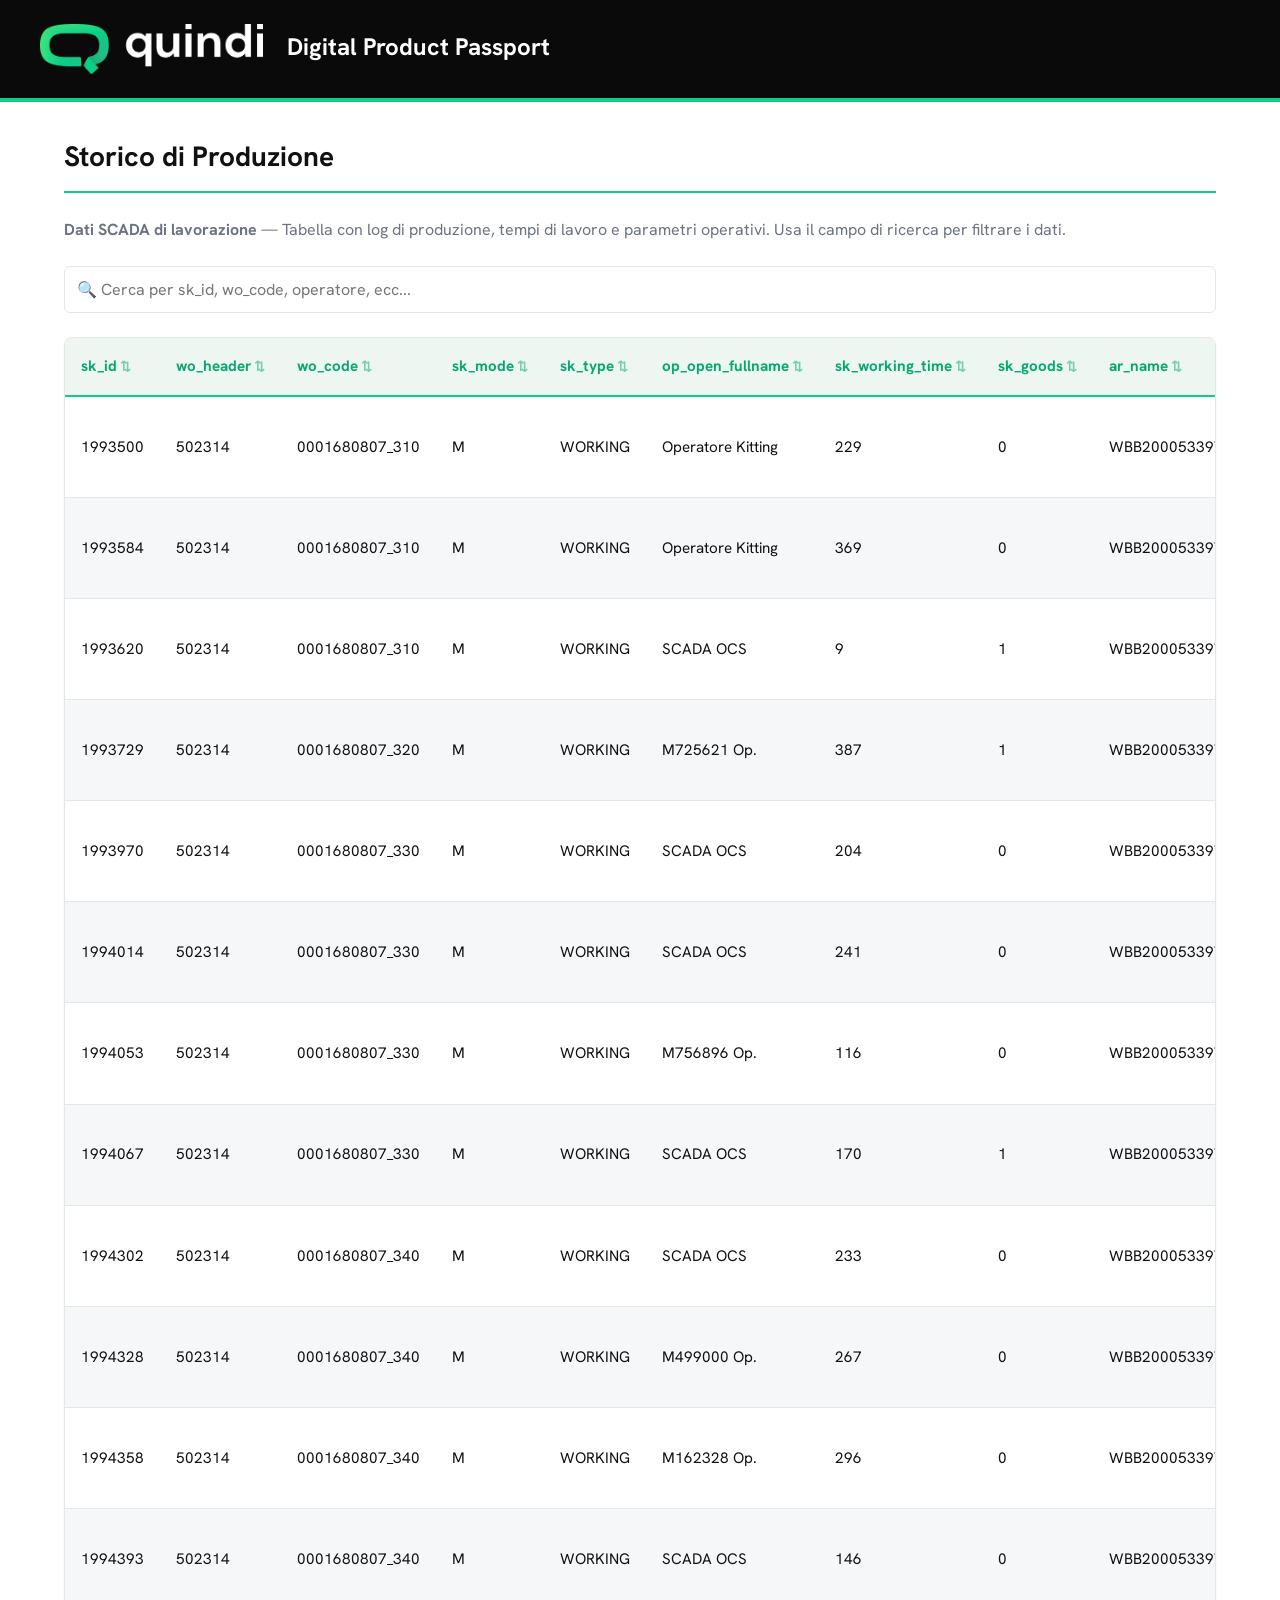
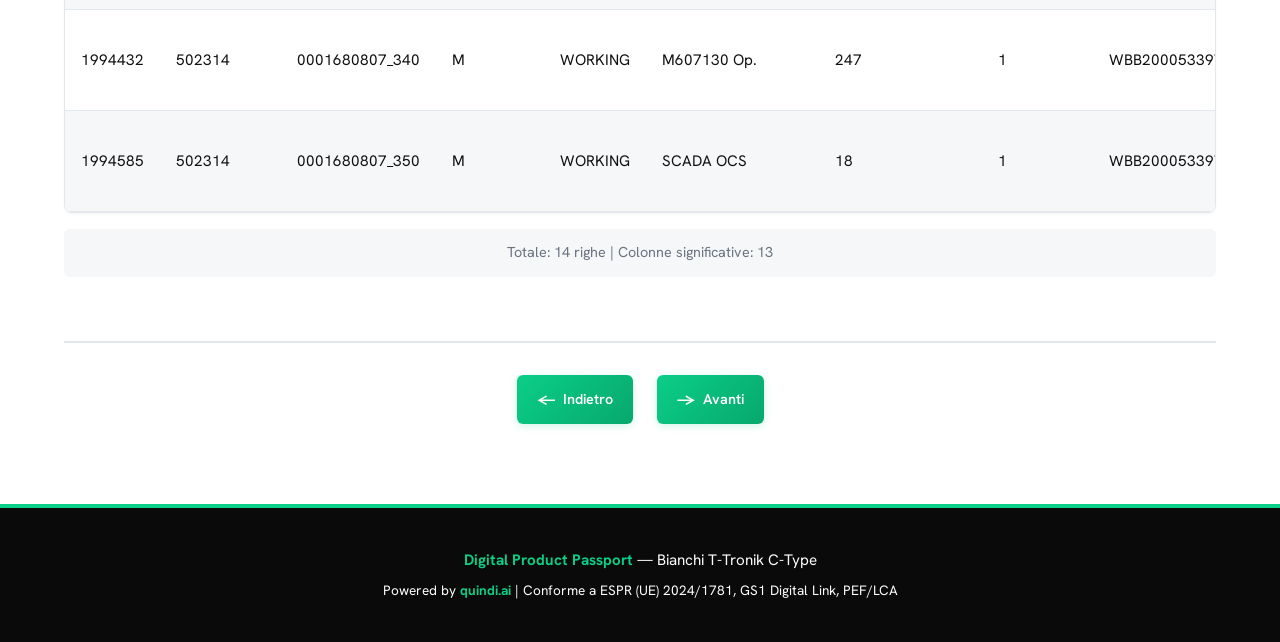
<file: machine_data.html>
<!DOCTYPE html>
<html lang="it">
<head>
  <meta charset="UTF-8">
  <meta name="viewport" content="width=device-width, initial-scale=1.0">
  <title>Storico di Produzione — Digital Product Passport</title>
  <link rel="stylesheet" href="style.css">
  <link rel="icon" href="assets/quindi-mark.png" type="image/png">
  <style>
    .data-controls {
      display: flex;
      gap: 1rem;
      margin-bottom: 1.5rem;
      flex-wrap: wrap;
    }

    .search-box {
      flex: 1;
      min-width: 200px;
    }

    .search-box input {
      width: 100%;
      padding: 0.75rem;
      border: 1px solid var(--color-border);
      border-radius: 6px;
      font-size: 1rem;
      font-family: var(--font);
    }

    .search-box input:focus {
      outline: none;
      border-color: var(--color-primary);
      box-shadow: 0 0 0 3px rgba(11, 206, 136, 0.1);
    }

    .table-wrapper {
      overflow-x: auto;
      border: 1px solid var(--color-border);
      border-radius: 8px;
      box-shadow: 0 1px 3px rgba(0, 0, 0, 0.05);
    }

    table {
      width: 100%;
      border-collapse: collapse;
      font-size: 0.95rem;
    }

    thead {
      background-color: var(--color-primary-tint);
      sticky: top 0;
    }

    th {
      padding: 1rem;
      text-align: left;
      font-weight: 700;
      color: var(--color-primary-dark);
      border-bottom: 2px solid var(--color-primary);
      white-space: nowrap;
      cursor: pointer;
      user-select: none;
      transition: background-color 0.2s ease;
    }

    th:hover {
      background-color: var(--color-primary);
      color: white;
    }

    th.sortable::after {
      content: " ⇅";
      font-size: 0.8rem;
      opacity: 0.5;
    }

    th.sort-asc::after {
      content: " ↑";
      opacity: 1;
    }

    th.sort-desc::after {
      content: " ↓";
      opacity: 1;
    }

    td {
      padding: 0.85rem 1rem;
      border-bottom: 1px solid var(--color-border);
      color: var(--color-text-main);
    }

    tbody tr {
      transition: background-color 0.2s ease;
    }

    tbody tr:hover {
      background-color: var(--color-primary-tint);
    }

    tbody tr:nth-child(even) {
      background-color: var(--color-bg-alt);
    }

    tbody tr.hidden {
      display: none;
    }

    .table-info {
      margin-top: 1rem;
      padding: 0.75rem;
      background-color: var(--color-bg-alt);
      border-radius: 6px;
      font-size: 0.9rem;
      color: var(--color-text-secondary);
      text-align: center;
    }

    .no-results {
      padding: 2rem;
      text-align: center;
      color: var(--color-text-secondary);
    }
  </style>
</head>
<body>

<!-- HEADER -->
<header class="header">
  <div class="header-container">
    <a href="index.html" class="logo-link">
      <img src="assets/quindi-logo-white.png" alt="quindi" class="logo">
    </a>
    <div class="header-text">
      <h1>Digital Product Passport</h1>
    </div>
    <button class="menu-hamburger" id="menu-toggle" aria-label="Toggle menu">
      <span></span>
      <span></span>
      <span></span>
    </button>
  </div>

  <nav class="menu-items" id="menu-items">
    <a href="index.html">Home</a>
    <a href="identificazione.html">Identificazione e anagrafica</a>
    <a href="sostenibilita.html">Sostenibilità e impatto ambientale</a>
    <a href="circolarita.html">Circolarità e fine vita</a>
    <a href="machine_data.html">Machine Data</a>
    <a href="governance.html">Governance e standard</a>
  </nav>
</header>

<main class="container">
  <section class="section">
    <h2>Storico di Produzione</h2>

    <div class="subsection">
      <p style="margin-bottom: 1.5rem; color: var(--color-text-secondary);">
        <strong>Dati SCADA di lavorazione</strong> — Tabella con log di produzione, tempi di lavoro e parametri operativi. Usa il campo di ricerca per filtrare i dati.
      </p>

      <!-- Controlli di ricerca -->
      <div class="data-controls">
        <div class="search-box">
          <input
            type="text"
            id="searchInput"
            placeholder="🔍 Cerca per sk_id, wo_code, operatore, ecc..."
          >
        </div>
      </div>

      <!-- Tabella con scroll orizzontale -->
      <div class="table-wrapper">
        <table id="dataTable">
          <thead id="tableHead">
            <!-- Populates dynamically -->
          </thead>
          <tbody id="tableBody">
            <!-- Populates dynamically -->
          </tbody>
        </table>
      </div>

      <div class="table-info">
        <span id="rowCount">Caricamento dati...</span>
      </div>
    </div>

  </section>

  <!-- Next Page Navigation -->
  <div class="page-navigation">
    <a href="circolarita.html" class="prev-page-button">
      <span class="prev-arrow">←</span>
      <span class="prev-text">Indietro</span>
    </a>
    <a href="governance.html" class="next-page-button">
      <span class="next-arrow">→</span>
      <span class="next-text">Avanti</span>
    </a>
  </div>
</main>

<!-- FOOTER -->
<footer class="footer">
  <div class="footer-content">
    <p><strong>Digital Product Passport</strong> — Bianchi T-Tronik C-Type</p>
    <p style="font-size: 0.85rem; margin-top: 0.5rem;">Powered by <strong>quindi.ai</strong> | Conforme a ESPR (UE) 2024/1781, GS1 Digital Link, PEF/LCA</p>
  </div>
</footer>

<script>
  // Menu Toggle
  const menuToggle = document.getElementById('menu-toggle');
  const menuItems = document.getElementById('menu-items');
  const menuLinks = document.querySelectorAll('.menu-items a');

  menuToggle.addEventListener('click', () => {
    menuToggle.classList.toggle('active');
    menuItems.classList.toggle('menu-open');
  });

  menuLinks.forEach(link => {
    link.addEventListener('click', () => {
      menuToggle.classList.remove('active');
      menuItems.classList.remove('menu-open');
    });
  });

  document.addEventListener('click', (e) => {
    if (!e.target.closest('.header') && menuItems.classList.contains('menu-open')) {
      menuToggle.classList.remove('active');
      menuItems.classList.remove('menu-open');
    }
  });

  // Dati SCADA
  const scadaData = [
    {"sk_id":"1993500","wo_header":"502314","wo_code":"0001680807_310","sk_mode":"M","sk_type":"WORKING","op_open_fullname":"Operatore Kitting","sk_working_time":"229","sk_goods":"0","ar_name":"WBB2000533974U","sk_batch":"0001680807-001","sk_start":"2026-07-14 09:25:12","sk_finish":"2026-07-14 09:29:01","sk_status":"3","sk_speed":"0"},
    {"sk_id":"1993584","wo_header":"502314","wo_code":"0001680807_310","sk_mode":"M","sk_type":"WORKING","op_open_fullname":"Operatore Kitting","sk_working_time":"369","sk_goods":"0","ar_name":"WBB2000533974U","sk_batch":"0001680807-001","sk_start":"2026-07-14 09:35:56","sk_finish":"2026-07-14 09:42:05","sk_status":"3","sk_speed":"0"},
    {"sk_id":"1993620","wo_header":"502314","wo_code":"0001680807_310","sk_mode":"M","sk_type":"WORKING","op_open_fullname":"SCADA OCS","sk_working_time":"9","sk_goods":"1","ar_name":"WBB2000533974U","sk_batch":"0001680807-001","sk_start":"2026-07-14 09:46:09","sk_finish":"2026-07-14 09:46:18","sk_status":"3","sk_speed":"0"},
    {"sk_id":"1993729","wo_header":"502314","wo_code":"0001680807_320","sk_mode":"M","sk_type":"WORKING","op_open_fullname":"M725621 Op.","sk_working_time":"387","sk_goods":"1","ar_name":"WBB2000533974U","sk_batch":"0001680807-001","sk_start":"2026-07-14 10:03:45","sk_finish":"2026-07-14 10:10:12","sk_status":"3","sk_speed":"0"},
    {"sk_id":"1993970","wo_header":"502314","wo_code":"0001680807_330","sk_mode":"M","sk_type":"WORKING","op_open_fullname":"SCADA OCS","sk_working_time":"204","sk_goods":"0","ar_name":"WBB2000533974U","sk_batch":"0001680807-001","sk_start":"2026-07-14 10:42:26","sk_finish":"2026-07-14 10:45:50","sk_status":"3","sk_speed":"0"},
    {"sk_id":"1994014","wo_header":"502314","wo_code":"0001680807_330","sk_mode":"M","sk_type":"WORKING","op_open_fullname":"SCADA OCS","sk_working_time":"241","sk_goods":"0","ar_name":"WBB2000533974U","sk_batch":"0001680807-001","sk_start":"2026-07-14 10:47:08","sk_finish":"2026-07-14 10:51:09","sk_status":"3","sk_speed":"0"},
    {"sk_id":"1994053","wo_header":"502314","wo_code":"0001680807_330","sk_mode":"M","sk_type":"WORKING","op_open_fullname":"M756896 Op.","sk_working_time":"116","sk_goods":"0","ar_name":"WBB2000533974U","sk_batch":"0001680807-001","sk_start":"2026-07-14 10:51:16","sk_finish":"2026-07-14 10:53:12","sk_status":"3","sk_speed":"0"},
    {"sk_id":"1994067","wo_header":"502314","wo_code":"0001680807_330","sk_mode":"M","sk_type":"WORKING","op_open_fullname":"SCADA OCS","sk_working_time":"170","sk_goods":"1","ar_name":"WBB2000533974U","sk_batch":"0001680807-001","sk_start":"2026-07-14 10:53:22","sk_finish":"2026-07-14 10:56:12","sk_status":"3","sk_speed":"0"},
    {"sk_id":"1994302","wo_header":"502314","wo_code":"0001680807_340","sk_mode":"M","sk_type":"WORKING","op_open_fullname":"SCADA OCS","sk_working_time":"233","sk_goods":"0","ar_name":"WBB2000533974U","sk_batch":"0001680807-001","sk_start":"2026-07-14 11:23:23","sk_finish":"2026-07-14 11:27:16","sk_status":"3","sk_speed":"0"},
    {"sk_id":"1994328","wo_header":"502314","wo_code":"0001680807_340","sk_mode":"M","sk_type":"WORKING","op_open_fullname":"M499000 Op.","sk_working_time":"267","sk_goods":"0","ar_name":"WBB2000533974U","sk_batch":"0001680807-001","sk_start":"2026-07-14 11:27:34","sk_finish":"2026-07-14 11:32:01","sk_status":"3","sk_speed":"0"},
    {"sk_id":"1994358","wo_header":"502314","wo_code":"0001680807_340","sk_mode":"M","sk_type":"WORKING","op_open_fullname":"M162328 Op.","sk_working_time":"296","sk_goods":"0","ar_name":"WBB2000533974U","sk_batch":"0001680807-001","sk_start":"2026-07-14 11:32:10","sk_finish":"2026-07-14 11:37:06","sk_status":"3","sk_speed":"0"},
    {"sk_id":"1994393","wo_header":"502314","wo_code":"0001680807_340","sk_mode":"M","sk_type":"WORKING","op_open_fullname":"SCADA OCS","sk_working_time":"146","sk_goods":"0","ar_name":"WBB2000533974U","sk_batch":"0001680807-001","sk_start":"2026-07-14 11:37:13","sk_finish":"2026-07-14 11:39:39","sk_status":"3","sk_speed":"0"},
    {"sk_id":"1994432","wo_header":"502314","wo_code":"0001680807_340","sk_mode":"M","sk_type":"WORKING","op_open_fullname":"M607130 Op.","sk_working_time":"247","sk_goods":"1","ar_name":"WBB2000533974U","sk_batch":"0001680807-001","sk_start":"2026-07-14 11:41:44","sk_finish":"2026-07-14 11:45:51","sk_status":"3","sk_speed":"0"},
    {"sk_id":"1994585","wo_header":"502314","wo_code":"0001680807_350","sk_mode":"M","sk_type":"WORKING","op_open_fullname":"SCADA OCS","sk_working_time":"18","sk_goods":"1","ar_name":"WBB2000533974U","sk_batch":"0001680807-001","sk_start":"2026-07-14 12:00:38","sk_finish":"2026-07-14 12:00:56","sk_status":"3","sk_speed":"0"}
  ];

  // Rimuovi colonne vuote
  function getSignificantColumns(data) {
    if (!data || data.length === 0) return [];

    const columns = Object.keys(data[0]);
    return columns.filter(col => {
      return data.some(row => {
        const val = row[col];
        return val !== "" && val !== "0" && val !== "[]" && val !== null && val !== undefined;
      });
    });
  }

  // Popola la tabella
  function populateTable() {
    const significantCols = getSignificantColumns(scadaData);
    const tableHead = document.getElementById('tableHead');
    const tableBody = document.getElementById('tableBody');
    const rowCount = document.getElementById('rowCount');

    // Header
    const headerRow = document.createElement('tr');
    significantCols.forEach(col => {
      const th = document.createElement('th');
      th.className = 'sortable';
      th.textContent = col;
      th.addEventListener('click', () => sortTable(col, significantCols));
      headerRow.appendChild(th);
    });
    tableHead.appendChild(headerRow);

    // Body
    scadaData.forEach(row => {
      const tr = document.createElement('tr');
      significantCols.forEach(col => {
        const td = document.createElement('td');
        td.textContent = row[col] || '-';
        tr.appendChild(td);
      });
      tableBody.appendChild(tr);
    });

    rowCount.textContent = `Totale: ${scadaData.length} righe | Colonne significative: ${significantCols.length}`;
  }

  // Ricerca
  document.getElementById('searchInput').addEventListener('input', (e) => {
    const query = e.target.value.toLowerCase();
    const rows = document.querySelectorAll('#tableBody tr');
    let visibleCount = 0;

    rows.forEach(row => {
      const text = row.textContent.toLowerCase();
      if (text.includes(query)) {
        row.classList.remove('hidden');
        visibleCount++;
      } else {
        row.classList.add('hidden');
      }
    });

    document.getElementById('rowCount').textContent = `Risultati: ${visibleCount} di ${scadaData.length} righe`;
  });

  // Ordinamento
  function sortTable(column, cols) {
    const tbody = document.getElementById('tableBody');
    const rows = Array.from(tbody.querySelectorAll('tr:not(.hidden)'));
    const colIndex = cols.indexOf(column);

    rows.sort((a, b) => {
      const aVal = a.children[colIndex].textContent;
      const bVal = b.children[colIndex].textContent;
      return isNaN(aVal) ? aVal.localeCompare(bVal) : parseFloat(aVal) - parseFloat(bVal);
    });

    rows.forEach(row => tbody.appendChild(row));
  }

  // Inizializza
  populateTable();
</script>

</body>
</html>
</file>
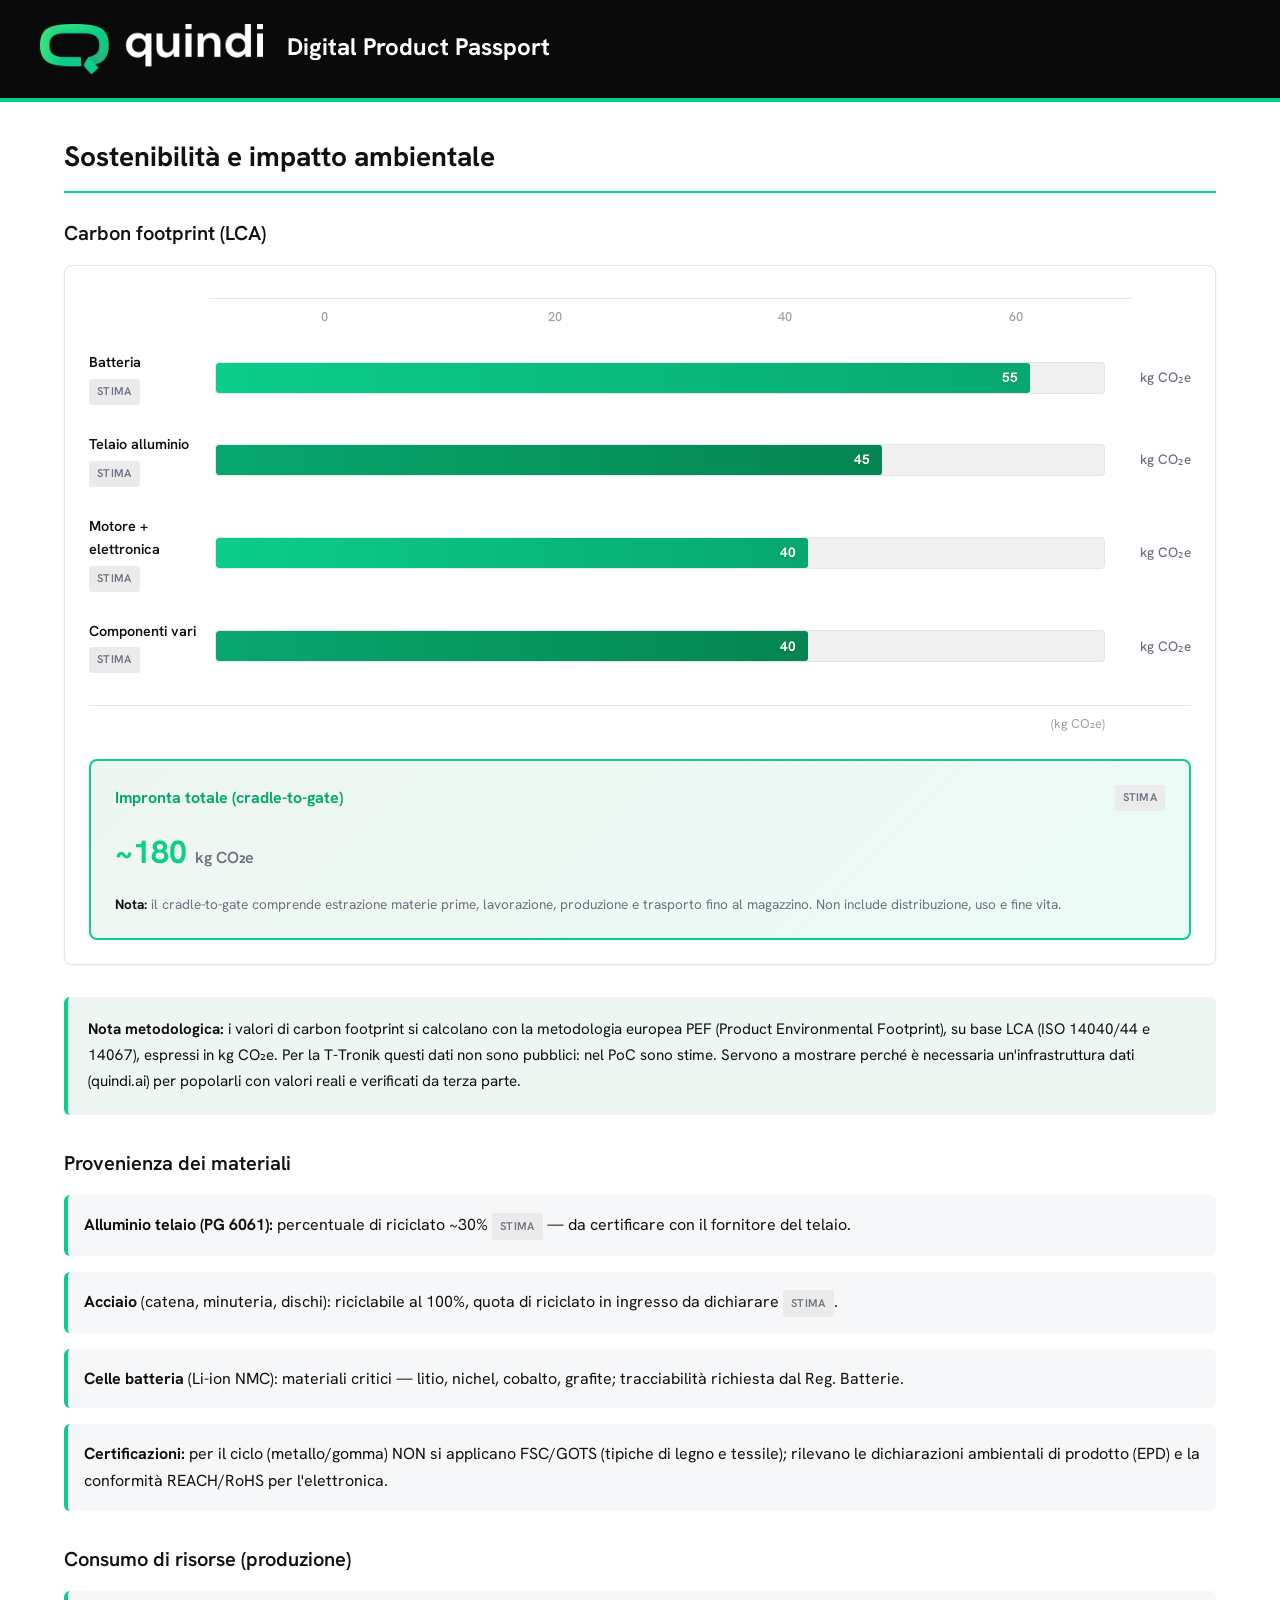
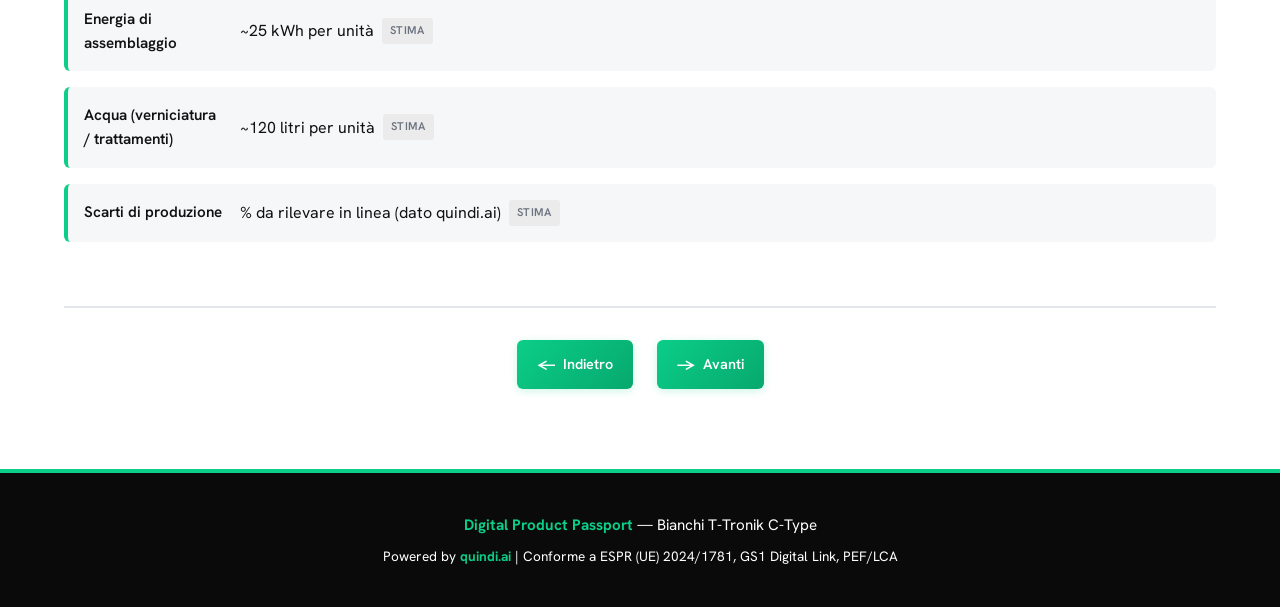
<file: sostenibilita.html>
<!DOCTYPE html>
<html lang="it">
<head>
  <meta charset="UTF-8">
  <meta name="viewport" content="width=device-width, initial-scale=1.0">
  <title>Sostenibilità e impatto ambientale — Digital Product Passport</title>
  <link rel="stylesheet" href="style.css">
  <link rel="icon" href="assets/quindi-mark.png" type="image/png">
</head>
<body>

<!-- HEADER -->
<header class="header">
  <div class="header-container">
    <a href="index.html" class="logo-link">
      <img src="assets/quindi-logo-white.png" alt="quindi" class="logo">
    </a>
    <div class="header-text">
      <h1>Digital Product Passport</h1>
    </div>
    <button class="menu-hamburger" id="menu-toggle" aria-label="Toggle menu">
      <span></span>
      <span></span>
      <span></span>
    </button>
  </div>

  <nav class="menu-items" id="menu-items">
    <a href="index.html">Home</a>
    <a href="identificazione.html">Identificazione e anagrafica</a>
    <a href="sostenibilita.html">Sostenibilità e impatto ambientale</a>
    <a href="circolarita.html">Circolarità e fine vita</a>
    <a href="machine_data.html">Storico di Produzione</a>
    <a href="governance.html">Governance e standard</a>
  </nav>
</header>

<main class="container">
  <section id="sostenibilita" class="section">
    <h2>Sostenibilità e impatto ambientale</h2>

    <div class="subsection">
      <h3>Carbon footprint (LCA)</h3>
      <div class="carbon-chart-container">
        <!-- Grafico a barre -->
        <div class="carbon-graph">
          <!-- Scala (asse X) -->
          <div class="carbon-scale">
            <div class="carbon-scale-label">0</div>
            <div class="carbon-scale-label">20</div>
            <div class="carbon-scale-label">40</div>
            <div class="carbon-scale-label">60</div>
          </div>

          <!-- Riga Batteria -->
          <div class="carbon-row">
            <div class="carbon-label-left">
              <strong>Batteria</strong>
              <span class="badge badge-stima">Stima</span>
            </div>
            <div class="carbon-bar-wrapper">
              <div class="carbon-bar" style="width: 91.67%;" data-color="primary">
                <span class="carbon-value-label">55</span>
              </div>
            </div>
            <div class="carbon-label-right">kg CO₂e</div>
          </div>

          <!-- Riga Telaio -->
          <div class="carbon-row">
            <div class="carbon-label-left">
              <strong>Telaio alluminio</strong>
              <span class="badge badge-stima">Stima</span>
            </div>
            <div class="carbon-bar-wrapper">
              <div class="carbon-bar" style="width: 75%;" data-color="dark">
                <span class="carbon-value-label">45</span>
              </div>
            </div>
            <div class="carbon-label-right">kg CO₂e</div>
          </div>

          <!-- Riga Motore -->
          <div class="carbon-row">
            <div class="carbon-label-left">
              <strong>Motore + elettronica</strong>
              <span class="badge badge-stima">Stima</span>
            </div>
            <div class="carbon-bar-wrapper">
              <div class="carbon-bar" style="width: 66.67%;" data-color="primary">
                <span class="carbon-value-label">40</span>
              </div>
            </div>
            <div class="carbon-label-right">kg CO₂e</div>
          </div>

          <!-- Riga Componenti -->
          <div class="carbon-row">
            <div class="carbon-label-left">
              <strong>Componenti vari</strong>
              <span class="badge badge-stima">Stima</span>
            </div>
            <div class="carbon-bar-wrapper">
              <div class="carbon-bar" style="width: 66.67%;" data-color="dark">
                <span class="carbon-value-label">40</span>
              </div>
            </div>
            <div class="carbon-label-right">kg CO₂e</div>
          </div>
        </div>

        <!-- Unità di misura asse X -->
        <div class="carbon-axis-label">
          <span></span>
          <span>(kg CO₂e)</span>
        </div>

        <!-- Totale e nota -->
        <div class="carbon-total-box">
          <div class="carbon-total-header">
            <h4>Impronta totale (cradle-to-gate)</h4>
            <span class="badge badge-stima">Stima</span>
          </div>
          <div class="carbon-total-value">
            <span class="total-number">~180</span>
            <span class="total-unit">kg CO₂e</span>
          </div>
          <p class="carbon-total-note"><strong>Nota:</strong> il cradle-to-gate comprende estrazione materie prime, lavorazione, produzione e trasporto fino al magazzino. Non include distribuzione, uso e fine vita.</p>
        </div>
      </div>
    </div>

    <div class="note-methodology">
      <p><strong>Nota metodologica:</strong> i valori di carbon footprint si calcolano con la metodologia europea PEF (Product Environmental Footprint), su base LCA (ISO 14040/44 e 14067), espressi in kg CO₂e. Per la T-Tronik questi dati non sono pubblici: nel PoC sono stime. Servono a mostrare perché è necessaria un'infrastruttura dati (quindi.ai) per popolarli con valori reali e verificati da terza parte.</p>
    </div>

    <div class="subsection">
      <h3>Provenienza dei materiali</h3>
      <ul class="material-list">
        <li><strong>Alluminio telaio (PG 6061):</strong> percentuale di riciclato ~30% <span class="badge badge-stima">Stima</span> — da certificare con il fornitore del telaio.</li>
        <li><strong>Acciaio</strong> (catena, minuteria, dischi): riciclabile al 100%, quota di riciclato in ingresso da dichiarare <span class="badge badge-stima">Stima</span>.</li>
        <li><strong>Celle batteria</strong> (Li-ion NMC): materiali critici — litio, nichel, cobalto, grafite; tracciabilità richiesta dal Reg. Batterie.</li>
        <li><strong>Certificazioni:</strong> per il ciclo (metallo/gomma) NON si applicano FSC/GOTS (tipiche di legno e tessile); rilevano le dichiarazioni ambientali di prodotto (EPD) e la conformità REACH/RoHS per l'elettronica.</li>
      </ul>
    </div>

    <div class="subsection">
      <h3>Consumo di risorse (produzione)</h3>
      <div class="specs-grid">
        <div class="spec-item">
          <span class="spec-label">Energia di assemblaggio</span>
          <span class="spec-value">~25 kWh per unità <span class="badge badge-stima">Stima</span></span>
        </div>
        <div class="spec-item">
          <span class="spec-label">Acqua (verniciatura / trattamenti)</span>
          <span class="spec-value">~120 litri per unità <span class="badge badge-stima">Stima</span></span>
        </div>
        <div class="spec-item">
          <span class="spec-label">Scarti di produzione</span>
          <span class="spec-value">% da rilevare in linea (dato quindi.ai) <span class="badge badge-stima">Stima</span></span>
        </div>
      </div>
    </div>
  </section>

  <!-- Next Page Navigation -->
  <div class="page-navigation">
    <a href="identificazione.html" class="prev-page-button">
      <span class="prev-arrow">←</span>
      <span class="prev-text">Indietro</span>
    </a>
    <a href="circolarita.html" class="next-page-button">
      <span class="next-arrow">→</span>
      <span class="next-text">Avanti</span>
    </a>
  </div>
</main>

<!-- FOOTER -->
<footer class="footer">
  <div class="footer-content">
    <p><strong>Digital Product Passport</strong> — Bianchi T-Tronik C-Type</p>
    <p style="font-size: 0.85rem; margin-top: 0.5rem;">Powered by <strong>quindi.ai</strong> | Conforme a ESPR (UE) 2024/1781, GS1 Digital Link, PEF/LCA</p>
  </div>
</footer>

<script>
  const menuToggle = document.getElementById('menu-toggle');
  const menuItems = document.getElementById('menu-items');
  const menuLinks = document.querySelectorAll('.menu-items a');

  menuToggle.addEventListener('click', () => {
    menuToggle.classList.toggle('active');
    menuItems.classList.toggle('menu-open');
  });

  menuLinks.forEach(link => {
    link.addEventListener('click', () => {
      menuToggle.classList.remove('active');
      menuItems.classList.remove('menu-open');
    });
  });

  document.addEventListener('click', (e) => {
    if (!e.target.closest('.header') && menuItems.classList.contains('menu-open')) {
      menuToggle.classList.remove('active');
      menuItems.classList.remove('menu-open');
    }
  });
</script>

</body>
</html>
</file>
<file: style.css>
/* FONT IMPORT */
@import url('https://fonts.googleapis.com/css2?family=Hanken+Grotesk:wght@400;500;600;700&display=swap');

/* ROOT VARIABLES */
:root {
  --font: 'Hanken Grotesk', -apple-system, 'Segoe UI', Roboto, Arial, sans-serif;
  --color-primary: #0BCE88;
  --color-primary-dark: #07A86E;
  --color-primary-tint: #EEF6F1;
  --color-text-main: #111111;
  --color-text-secondary: #6B7280;
  --color-text-light: #9AA0A8;
  --color-bg-dark: #0A0A0A;
  --color-border: #E3E6EA;
  --color-bg-alt: #F5F7F8;
  --color-bg-white: #FFFFFF;
}

/* RESET & BASE */
* {
  margin: 0;
  padding: 0;
  box-sizing: border-box;
}

html {
  scroll-behavior: smooth;
}

body {
  font-family: var(--font);
  font-size: 16px;
  line-height: 1.6;
  color: var(--color-text-main);
  background-color: var(--color-bg-white);
}

/* HEADER */
.header {
  background-color: var(--color-bg-dark);
  color: white;
  padding: 1.5rem;
  border-bottom: 4px solid var(--color-primary);
  position: relative;
}

/* Header Sticky on Mobile */
@media (max-width: 768px) {
  .header {
    position: sticky;
    top: 0;
    z-index: 100;
  }
}

.header-container {
  max-width: 1200px;
  margin: 0 auto;
  display: flex;
  align-items: center;
  gap: 1.5rem;
}

.logo-link {
  display: flex;
  align-items: center;
  text-decoration: none;
  cursor: pointer;
  transition: opacity 0.2s ease;
}

.logo-link:hover {
  opacity: 0.8;
}

.logo {
  height: 50px;
  width: auto;
  flex-shrink: 0;
}

.header-text h1 {
  font-size: 1.5rem;
  font-weight: 700;
  margin-bottom: 0.25rem;
  line-height: 1.2;
}

.header-text .tagline {
  font-size: 0.9rem;
  font-weight: 500;
  color: var(--color-primary);
}

/* HAMBURGER MENU */
.menu-hamburger {
  display: none;
  flex-direction: column;
  gap: 6px;
  background: none;
  border: none;
  cursor: pointer;
  margin-left: auto;
  padding: 0.5rem;
}

.menu-hamburger span {
  width: 28px;
  height: 3px;
  background-color: white;
  border-radius: 2px;
  transition: all 0.3s ease;
}

.menu-hamburger.active span:nth-child(1) {
  transform: rotate(45deg) translate(10px, 10px);
}

.menu-hamburger.active span:nth-child(2) {
  opacity: 0;
}

.menu-hamburger.active span:nth-child(3) {
  transform: rotate(-45deg) translate(7px, -7px);
}

/* MOBILE MENU */
.menu-items {
  display: none;
  position: fixed;
  top: 0;
  left: 0;
  width: 100%;
  height: 100vh;
  background-color: rgba(0, 0, 0, 0.95);
  backdrop-filter: blur(5px);
  flex-direction: column;
  gap: 0;
  padding-top: 80px;
  z-index: 999;
  animation: slideIn 0.3s ease;
}

.menu-items.menu-open {
  display: flex;
}

@keyframes slideIn {
  from {
    opacity: 0;
    transform: translateY(-20px);
  }
  to {
    opacity: 1;
    transform: translateY(0);
  }
}

.menu-items a {
  padding: 1.5rem 1.5rem;
  color: white;
  text-decoration: none;
  font-size: 1.1rem;
  font-weight: 500;
  border-bottom: 1px solid rgba(255, 255, 255, 0.1);
  transition: background-color 0.2s ease;
}

.menu-items a:hover {
  background-color: var(--color-primary);
  color: var(--color-text-main);
}

.menu-items a:active {
  background-color: var(--color-primary-dark);
}

/* MAIN CONTAINER */
.container {
  max-width: 1200px;
  margin: 0 auto;
  padding: 2rem 1.5rem;
}

/* SECTIONS */
.section {
  margin-bottom: 3rem;
}

.section > h2 {
  font-size: 1.75rem;
  font-weight: 700;
  margin-bottom: 1.5rem;
  color: var(--color-text-main);
  border-bottom: 2px solid var(--color-primary);
  padding-bottom: 0.75rem;
}

.subsection {
  margin-bottom: 2rem;
}

.subsection > h3 {
  font-size: 1.25rem;
  font-weight: 600;
  margin-bottom: 1rem;
  color: var(--color-text-main);
}

/* CARDS & GRIDS */
.card-grid {
  display: grid;
  grid-template-columns: repeat(auto-fit, minmax(250px, 1fr));
  gap: 1rem;
  margin-bottom: 1.5rem;
}

.info-card {
  background-color: var(--color-bg-white);
  border: 1px solid var(--color-border);
  border-radius: 8px;
  padding: 1.25rem;
  box-shadow: 0 1px 3px rgba(0, 0, 0, 0.05);
}

.info-card h4 {
  font-size: 0.95rem;
  font-weight: 600;
  color: var(--color-text-secondary);
  margin-bottom: 0.5rem;
  text-transform: uppercase;
  letter-spacing: 0.5px;
}

.info-card .value {
  font-size: 1.1rem;
  font-weight: 600;
  color: var(--color-text-main);
  display: flex;
  align-items: center;
  gap: 0.5rem;
  flex-wrap: wrap;
}

/* SPECS GRID */
.specs-grid {
  display: grid;
  gap: 1rem;
}

.spec-item {
  display: grid;
  grid-template-columns: 140px 1fr;
  gap: 1rem;
  padding: 1rem;
  background-color: var(--color-bg-alt);
  border-radius: 6px;
  border-left: 4px solid var(--color-primary);
}

.spec-label {
  font-weight: 600;
  color: var(--color-text-main);
  font-size: 0.95rem;
}

.spec-value {
  color: var(--color-text-main);
  display: flex;
  align-items: center;
  gap: 0.5rem;
  flex-wrap: wrap;
}

/* BADGE */
.badge {
  display: inline-block;
  font-size: 0.7rem;
  font-weight: 600;
  padding: 0.25rem 0.5rem;
  border-radius: 3px;
  text-transform: uppercase;
  letter-spacing: 0.3px;
}

.badge-stima {
  background-color: #EBEBEB;
  color: var(--color-text-secondary);
}

.badge-reale {
  background-color: var(--color-primary-tint);
  color: var(--color-primary-dark);
}

/* BOM LIST */
.bom-list {
  display: grid;
  gap: 1rem;
  margin-bottom: 1.5rem;
}

.bom-item {
  background-color: var(--color-bg-white);
  border: 1px solid var(--color-border);
  border-radius: 8px;
  padding: 1.25rem;
  box-shadow: 0 1px 3px rgba(0, 0, 0, 0.05);
}

.bom-header {
  display: flex;
  justify-content: space-between;
  align-items: baseline;
  margin-bottom: 0.75rem;
  flex-wrap: wrap;
  gap: 0.5rem;
}

.bom-header h4 {
  font-size: 1.05rem;
  font-weight: 700;
  color: var(--color-primary);
}

.bom-supplier {
  font-size: 0.9rem;
  color: var(--color-text-secondary);
  font-weight: 500;
}

.bom-model,
.bom-material {
  font-size: 0.95rem;
  color: var(--color-text-main);
  margin: 0.4rem 0;
}

.bom-model strong,
.bom-material strong {
  color: var(--color-text-main);
}

/* NOTES */
.note-methodology {
  background-color: var(--color-primary-tint);
  border-left: 4px solid var(--color-primary);
  padding: 1.25rem;
  border-radius: 6px;
  margin-bottom: 2rem;
  font-size: 0.95rem;
  color: var(--color-text-main);
  line-height: 1.7;
}

/* CARBON CHART - PROFESSIONAL GRAPH */
.carbon-chart-container {
  background-color: var(--color-bg-white);
  border: 1px solid var(--color-border);
  border-radius: 8px;
  padding: 2rem 1.5rem 1.5rem;
  margin-bottom: 1.5rem;
  box-shadow: 0 1px 3px rgba(0, 0, 0, 0.05);
}

.carbon-graph {
  margin-bottom: 2rem;
}

/* Scala (asse X) */
.carbon-scale {
  display: grid;
  grid-template-columns: repeat(4, 1fr);
  gap: 0;
  margin-bottom: 1.5rem;
  padding: 0 60px 0 120px;
  position: relative;
}

.carbon-scale-label {
  text-align: center;
  font-size: 0.8rem;
  font-weight: 500;
  color: var(--color-text-light);
  border-top: 1px solid var(--color-border);
  padding-top: 0.5rem;
}

/* Ogni riga del grafico */
.carbon-row {
  display: grid;
  grid-template-columns: 110px 1fr 70px;
  gap: 1rem;
  align-items: center;
  margin-bottom: 1.75rem;
  padding: 0;
}

.carbon-row:last-child {
  margin-bottom: 0;
}

.carbon-label-left {
  display: flex;
  flex-direction: column;
  gap: 0.3rem;
}

.carbon-label-left strong {
  font-size: 0.9rem;
  color: var(--color-text-main);
  font-weight: 600;
}

.carbon-label-left .badge {
  align-self: flex-start;
}

.carbon-bar-wrapper {
  background-color: #F0F0F0;
  border-radius: 4px;
  height: 32px;
  position: relative;
  overflow: hidden;
  border: 1px solid var(--color-border);
}

.carbon-bar {
  height: 100%;
  border-radius: 3px;
  display: flex;
  align-items: center;
  justify-content: flex-end;
  padding-right: 0.75rem;
  transition: width 0.6s ease-out;
  position: relative;
}

.carbon-bar[data-color="primary"] {
  background: linear-gradient(90deg, var(--color-primary) 0%, var(--color-primary-dark) 100%);
}

.carbon-bar[data-color="dark"] {
  background: linear-gradient(90deg, #07A86E 0%, #058551 100%);
}

.carbon-value-label {
  color: white;
  font-weight: 700;
  font-size: 0.85rem;
  text-shadow: 0 1px 2px rgba(0, 0, 0, 0.15);
}

.carbon-label-right {
  text-align: right;
  font-size: 0.85rem;
  color: var(--color-text-secondary);
  font-weight: 500;
}

/* Etichetta asse X */
.carbon-axis-label {
  display: grid;
  grid-template-columns: 110px 1fr 70px;
  gap: 1rem;
  align-items: center;
  font-size: 0.8rem;
  color: var(--color-text-light);
  padding-top: 0.5rem;
  border-top: 1px solid var(--color-border);
  margin-bottom: 1.5rem;
}

.carbon-axis-label span:last-child {
  text-align: right;
}

/* Box totale */
.carbon-total-box {
  background: linear-gradient(135deg, var(--color-primary-tint) 0%, rgba(11, 206, 136, 0.08) 100%);
  border: 2px solid var(--color-primary);
  border-radius: 8px;
  padding: 1.5rem;
  display: grid;
  gap: 1rem;
}

.carbon-total-header {
  display: flex;
  align-items: center;
  gap: 0.75rem;
  justify-content: space-between;
  flex-wrap: wrap;
}

.carbon-total-header h4 {
  font-size: 1rem;
  font-weight: 700;
  color: var(--color-primary-dark);
  margin: 0;
}

.carbon-total-header .badge {
  margin: 0;
}

.carbon-total-value {
  display: flex;
  align-items: baseline;
  gap: 0.5rem;
}

.total-number {
  font-size: 2rem;
  font-weight: 700;
  color: var(--color-primary);
}

.total-unit {
  font-size: 1rem;
  font-weight: 600;
  color: var(--color-text-secondary);
}

.carbon-total-note {
  font-size: 0.85rem;
  color: var(--color-text-secondary);
  line-height: 1.5;
  margin: 0;
}

.carbon-total-note strong {
  color: var(--color-text-main);
}

/* DFD COMPLIANCE */
.dfd-compliance {
  background: linear-gradient(135deg, var(--color-primary-tint) 0%, rgba(11, 206, 136, 0.08) 100%);
  border: 2px solid var(--color-primary);
  border-radius: 8px;
  padding: 1.5rem;
  margin-bottom: 2rem;
}

.dfd-compliance h4 {
  font-size: 1.05rem;
  font-weight: 700;
  color: var(--color-primary-dark);
  margin-top: 0;
  margin-bottom: 1.25rem;
}

.compliance-items {
  display: grid;
  grid-template-columns: repeat(auto-fit, minmax(220px, 1fr));
  gap: 1rem;
}

.compliance-item {
  background-color: var(--color-bg-white);
  padding: 1.25rem;
  border-radius: 6px;
  border-left: 4px solid var(--color-primary);
}

.compliance-item h5 {
  font-size: 0.95rem;
  font-weight: 700;
  color: var(--color-primary);
  margin: 0 0 0.75rem 0;
  text-transform: uppercase;
  letter-spacing: 0.3px;
}

.compliance-item p {
  font-size: 0.85rem;
  color: var(--color-text-secondary);
  line-height: 1.6;
  margin: 0;
}

/* DISASSEMBLY SEQUENCE */
.disassembly-sequence {
  display: grid;
  gap: 1.25rem;
  margin-bottom: 1.5rem;
}

.disassembly-step {
  display: grid;
  grid-template-columns: 60px 1fr;
  gap: 1.25rem;
  background-color: var(--color-bg-white);
  border: 1px solid var(--color-border);
  border-radius: 8px;
  padding: 1.5rem;
  box-shadow: 0 1px 3px rgba(0, 0, 0, 0.05);
}

.step-number {
  display: flex;
  align-items: center;
  justify-content: center;
  width: 60px;
  height: 60px;
  background: linear-gradient(135deg, var(--color-primary) 0%, var(--color-primary-dark) 100%);
  color: white;
  border-radius: 50%;
  font-weight: 700;
  font-size: 1.5rem;
  flex-shrink: 0;
}

.step-content h5 {
  font-size: 1rem;
  font-weight: 700;
  color: var(--color-text-main);
  margin: 0 0 1rem 0;
  padding-bottom: 0.75rem;
  border-bottom: 2px solid var(--color-primary);
}

.step-detail {
  display: grid;
  gap: 0.5rem;
}

.step-detail p {
  font-size: 0.9rem;
  color: var(--color-text-secondary);
  margin: 0;
  line-height: 1.5;
}

.step-detail strong {
  color: var(--color-text-main);
  font-weight: 600;
}

/* MATERIAL LIST */
.material-list {
  list-style: none;
  display: grid;
  gap: 1rem;
}

.material-list li {
  background-color: var(--color-bg-alt);
  padding: 1rem;
  border-radius: 6px;
  border-left: 4px solid var(--color-primary);
  line-height: 1.7;
  color: var(--color-text-main);
}

.material-list strong {
  color: var(--color-text-main);
}

/* LINKS GRID */
.links-grid {
  display: grid;
  grid-template-columns: repeat(auto-fit, minmax(200px, 1fr));
  gap: 1rem;
  margin-bottom: 1.5rem;
}

.link-button {
  display: flex;
  flex-direction: column;
  justify-content: flex-start;
  background-color: var(--color-bg-white);
  border: 2px solid var(--color-primary);
  border-radius: 8px;
  padding: 1.25rem;
  text-decoration: none;
  transition: all 0.3s ease;
  box-shadow: 0 1px 3px rgba(0, 0, 0, 0.05);
}

.link-button:hover {
  background-color: var(--color-primary-tint);
  border-color: var(--color-primary-dark);
  box-shadow: 0 4px 12px rgba(11, 206, 136, 0.15);
}

.link-button:active {
  transform: translateY(1px);
}

.link-title {
  font-weight: 700;
  color: var(--color-primary);
  font-size: 0.95rem;
  margin-bottom: 0.5rem;
}

.link-desc {
  font-size: 0.85rem;
  color: var(--color-text-secondary);
}

/* USAGE TIP */
.usage-tip {
  background-color: var(--color-primary-tint);
  border-left: 4px solid var(--color-primary);
  padding: 1.25rem;
  border-radius: 6px;
  margin-top: 1.5rem;
}

.usage-tip h4 {
  font-size: 1rem;
  font-weight: 700;
  color: var(--color-primary-dark);
  margin-bottom: 0.75rem;
}

.usage-tip p {
  color: var(--color-text-main);
  line-height: 1.7;
  font-size: 0.95rem;
}

/* DISASSEMBLY STEPS */
.disassembly-steps {
  background-color: var(--color-bg-alt);
  padding: 1.5rem;
  border-radius: 6px;
  border-left: 4px solid var(--color-primary);
  margin-bottom: 1.5rem;
  list-style: decimal inside;
}

.disassembly-steps li {
  color: var(--color-text-main);
  margin-bottom: 0.75rem;
  line-height: 1.6;
}

.disassembly-steps li strong {
  color: var(--color-primary-dark);
}

.disassembly-steps li:last-child {
  margin-bottom: 0;
}

/* RECYCLING LIST */
.recycling-list {
  display: grid;
  grid-template-columns: repeat(auto-fit, minmax(250px, 1fr));
  gap: 1rem;
  margin-bottom: 1.5rem;
}

.recycling-item {
  background-color: var(--color-bg-white);
  border: 1px solid var(--color-border);
  border-radius: 8px;
  padding: 1.25rem;
  box-shadow: 0 1px 3px rgba(0, 0, 0, 0.05);
}

.recycling-item h4 {
  font-size: 1rem;
  font-weight: 700;
  color: var(--color-primary);
  margin-bottom: 0.75rem;
}

.recycling-item p {
  font-size: 0.9rem;
  color: var(--color-text-secondary);
  line-height: 1.6;
  margin: 0;
}

.recycling-item p strong {
  color: var(--color-text-main);
}

/* WARNING BOX */
.warning-box {
  background-color: #FEF3C7;
  border-left: 4px solid #F59E0B;
  padding: 1.25rem;
  border-radius: 6px;
  margin-top: 1.5rem;
}

.warning-box p {
  color: #78350F;
  font-size: 0.95rem;
  line-height: 1.6;
  margin: 0;
}

/* BATTERY PASSPORT */
.battery-passport {
  background: linear-gradient(135deg, var(--color-primary-tint) 0%, rgba(11, 206, 136, 0.08) 100%);
  border: 2px solid var(--color-primary);
  border-radius: 8px;
  padding: 1.5rem;
  margin-top: 1.5rem;
}

.battery-passport h3 {
  font-size: 1.25rem;
  font-weight: 700;
  color: var(--color-primary-dark);
  margin-bottom: 0.75rem;
}

.battery-intro {
  color: var(--color-text-main);
  font-size: 0.95rem;
  line-height: 1.7;
  margin-bottom: 1.5rem;
}

.battery-intro strong {
  color: var(--color-primary-dark);
}

.battery-specs {
  display: grid;
  grid-template-columns: repeat(auto-fit, minmax(180px, 1fr));
  gap: 1rem;
}

.battery-spec {
  background-color: var(--color-bg-white);
  padding: 1rem;
  border-radius: 6px;
  border-left: 3px solid var(--color-primary);
}

.battery-spec h4 {
  font-size: 0.9rem;
  font-weight: 700;
  color: var(--color-primary);
  margin-bottom: 0.5rem;
  text-transform: uppercase;
  letter-spacing: 0.3px;
}

.battery-spec p {
  font-size: 0.95rem;
  color: var(--color-text-main);
  font-weight: 500;
  display: flex;
  align-items: center;
  gap: 0.5rem;
  flex-wrap: wrap;
}

/* GOVERNANCE SECTION */
.governance-items {
  display: grid;
  grid-template-columns: repeat(auto-fit, minmax(250px, 1fr));
  gap: 1.5rem;
  margin-bottom: 2rem;
}

.governance-item {
  background-color: var(--color-bg-alt);
  border-radius: 8px;
  padding: 1.25rem;
  border-left: 4px solid var(--color-primary);
}

.governance-item h4 {
  font-size: 1rem;
  font-weight: 700;
  color: var(--color-primary);
  margin-bottom: 0.75rem;
}

.governance-item p {
  font-size: 0.9rem;
  color: var(--color-text-secondary);
  line-height: 1.6;
  margin: 0;
}

.governance-item a {
  color: var(--color-primary);
  text-decoration: none;
  font-weight: 600;
  transition: color 0.2s;
}

.governance-item a:hover {
  color: var(--color-primary-dark);
  text-decoration: underline;
}

/* VALUE PROPOSITION */
.value-proposition {
  background-color: var(--color-primary-tint);
  border: 2px solid var(--color-primary);
  border-radius: 8px;
  padding: 1.5rem;
  margin-top: 1rem;
}

.value-proposition h3 {
  color: var(--color-primary-dark);
  font-size: 1.1rem;
  font-weight: 700;
  margin-bottom: 0.75rem;
}

.value-proposition p {
  color: var(--color-text-main);
  line-height: 1.8;
  font-size: 0.95rem;
}

/* HOME PAGE */
.home-section {
  margin-bottom: 2rem;
}

.home-content {
  display: grid;
  gap: 2rem;
  align-items: center;
}

.home-image {
  text-align: center;
}

.home-image img {
  max-width: 100%;
  height: auto;
  border-radius: 8px;
  box-shadow: 0 4px 12px rgba(0, 0, 0, 0.1);
}

.home-intro {
  background-color: var(--color-primary-tint);
  border: 2px solid var(--color-primary);
  border-radius: 8px;
  padding: 2rem;
}

.home-intro p {
  color: var(--color-text-main);
  font-size: 1rem;
  line-height: 1.8;
  margin: 0;
}

.home-cta {
  text-align: center;
}

/* PAGE NAVIGATION */
.page-navigation {
  margin-top: 4rem;
  padding-top: 2rem;
  border-top: 2px solid var(--color-border);
  display: flex;
  justify-content: center;
  gap: 1.5rem;
  flex-wrap: wrap;
}

.next-page-button,
.prev-page-button {
  display: inline-flex;
  align-items: center;
  gap: 0.5rem;
  background: linear-gradient(135deg, var(--color-primary) 0%, var(--color-primary-dark) 100%);
  color: white;
  padding: 0.75rem 1.25rem;
  border-radius: 6px;
  text-decoration: none;
  font-weight: 600;
  font-size: 0.9rem;
  transition: all 0.3s ease;
  box-shadow: 0 2px 8px rgba(11, 206, 136, 0.2);
}

.next-page-button:hover,
.prev-page-button:hover {
  transform: translateX(3px);
  box-shadow: 0 4px 12px rgba(11, 206, 136, 0.3);
}

.prev-page-button:hover {
  transform: translateX(-3px);
}

.next-arrow,
.prev-arrow {
  font-size: 1rem;
  font-weight: 700;
}

.next-text,
.prev-text {
  display: inline;
}

/* FINAL NOTES */
.final-notes {
  background-color: var(--color-bg-alt);
  border-radius: 8px;
  padding: 1.5rem;
  margin-top: 2rem;
}

.final-notes h3 {
  font-size: 1.1rem;
  font-weight: 700;
  color: var(--color-text-main);
  margin-bottom: 1rem;
  border-bottom: 2px solid var(--color-primary);
  padding-bottom: 0.5rem;
}

.notes-grid {
  display: grid;
  grid-template-columns: repeat(auto-fit, minmax(220px, 1fr));
  gap: 1rem;
  margin-bottom: 1rem;
}

.note-item {
  background-color: var(--color-bg-white);
  padding: 1.25rem;
  border-radius: 6px;
  border-left: 3px solid var(--color-primary);
  text-align: center;
}

.note-item .badge {
  margin-bottom: 0.75rem;
  display: inline-block;
}

.note-item p {
  font-size: 0.9rem;
  color: var(--color-text-secondary);
  line-height: 1.6;
  margin: 0;
}

/* Easter Egg */
svg[viewBox="0 0 100 120"] {
  cursor: pointer;
}

svg[viewBox="0 0 100 120"]:hover {
  opacity: 0.4 !important;
  transform: scale(1.1);
  filter: drop-shadow(0 0 8px rgba(11, 206, 136, 0.3));
}

/* FOOTER */
.footer {
  background-color: var(--color-bg-dark);
  color: white;
  padding: 2rem 1.5rem;
  margin-top: 3rem;
  border-top: 4px solid var(--color-primary);
  text-align: center;
}

.footer-content {
  max-width: 1200px;
  margin: 0 auto;
}

.footer-content p {
  font-size: 0.95rem;
  margin: 0.5rem 0;
  line-height: 1.6;
}

.footer-content strong {
  color: var(--color-primary);
}

/* COLLAPSIBLE SECTIONS */
.collapsible-section {
  margin-bottom: 1.5rem;
}

.collapsible-header {
  display: flex;
  align-items: center;
  justify-content: space-between;
  background-color: var(--color-bg-alt);
  border: 2px solid var(--color-border);
  border-radius: 6px;
  padding: 1.25rem;
  cursor: pointer;
  transition: all 0.3s ease;
  font-size: 1rem;
  font-weight: 600;
  color: var(--color-text-main);
  border: none;
  width: 100%;
  text-align: left;
}

.collapsible-header:hover {
  background-color: var(--color-primary-tint);
  border-color: var(--color-primary);
}

.collapsible-header:focus {
  outline: 2px solid var(--color-primary);
  outline-offset: 2px;
}

.collapsible-title {
  flex: 1;
  display: flex;
  align-items: center;
  gap: 0.75rem;
}

.collapsible-arrow {
  display: inline-flex;
  align-items: center;
  justify-content: center;
  width: 24px;
  height: 24px;
  font-size: 1.2rem;
  transition: transform 0.3s ease;
  color: var(--color-primary);
  flex-shrink: 0;
}

.collapsible-header.active .collapsible-arrow {
  transform: rotate(180deg);
}

.collapsible-content {
  max-height: 0;
  overflow: hidden;
  opacity: 0;
  transition: max-height 0.3s ease, opacity 0.3s ease, padding 0.3s ease;
  border: 2px solid var(--color-border);
  border-top: none;
  border-radius: 0 0 6px 6px;
}

.collapsible-content.active {
  max-height: 7000px;
  opacity: 1;
  padding: 1.25rem;
  border-color: var(--color-primary);
}

/* RESPONSIVE ADJUSTMENTS */
@media (max-width: 768px) {
  .header-container {
    gap: 1rem;
  }

  .logo {
    height: 40px;
  }

  .header-text h1 {
    font-size: 1.25rem;
  }

  /* Hamburger Menu Responsive */
  .menu-hamburger {
    display: flex;
  }

  .container {
    padding: 1.5rem 1rem;
  }

  .section > h2 {
    font-size: 1.5rem;
    margin-bottom: 1.25rem;
  }

  .subsection > h3 {
    font-size: 1.1rem;
    margin-bottom: 0.75rem;
  }

  .card-grid {
    grid-template-columns: 1fr;
    gap: 0.75rem;
  }

  .spec-item {
    grid-template-columns: 120px 1fr;
    padding: 0.75rem;
    gap: 0.75rem;
  }

  .spec-label {
    font-size: 0.85rem;
  }

  .spec-value {
    font-size: 0.9rem;
  }

  .links-grid {
    grid-template-columns: 1fr;
  }

  .link-button {
    padding: 1rem;
  }

  .governance-items {
    grid-template-columns: 1fr;
  }

  .recycling-list {
    grid-template-columns: 1fr;
  }

  .battery-specs {
    grid-template-columns: repeat(2, 1fr);
  }

  .notes-grid {
    grid-template-columns: 1fr;
  }

  .bom-header {
    flex-direction: column;
    align-items: flex-start;
  }

  .info-card .value {
    font-size: 1rem;
  }

  /* Carbon Chart Responsive */
  .carbon-scale {
    padding: 0 40px 0 90px;
  }

  .carbon-row {
    grid-template-columns: 90px 1fr 60px;
    gap: 0.75rem;
    margin-bottom: 1.5rem;
  }

  .carbon-label-left strong {
    font-size: 0.85rem;
  }

  /* DFD & Disassembly Responsive */
  .compliance-items {
    grid-template-columns: repeat(2, 1fr);
  }

  .disassembly-step {
    grid-template-columns: 50px 1fr;
    gap: 1rem;
    padding: 1.25rem;
  }

  .step-number {
    width: 50px;
    height: 50px;
    font-size: 1.25rem;
  }

  .step-content h5 {
    font-size: 0.95rem;
  }
}

@media (max-width: 480px) {
  .container {
    padding: 1rem;
  }

  .header {
    padding: 1rem;
  }

  .header-container {
    flex-direction: row;
    align-items: center;
    justify-content: space-between;
  }

  .logo {
    height: 35px;
  }

  .header-text h1 {
    font-size: 1.1rem;
  }

  .header-text .tagline {
    font-size: 0.8rem;
  }

  .section > h2 {
    font-size: 1.25rem;
    margin-bottom: 1rem;
  }

  .subsection > h3 {
    font-size: 1rem;
    margin-bottom: 0.65rem;
  }

  .card-grid,
  .links-grid,
  .governance-items,
  .recycling-list,
  .notes-grid {
    grid-template-columns: 1fr;
  }

  .spec-item {
    grid-template-columns: 1fr;
    gap: 0.5rem;
    padding: 0.65rem;
  }

  .spec-label {
    font-size: 0.8rem;
    font-weight: 700;
  }

  .spec-value {
    font-size: 0.85rem;
  }

  /* Carbon Chart Mobile */
  .carbon-scale {
    padding: 0 30px 0 70px;
  }

  .carbon-row {
    grid-template-columns: 70px 1fr 50px;
    gap: 0.5rem;
    margin-bottom: 1.25rem;
  }

  .carbon-label-left strong {
    font-size: 0.8rem;
  }

  .carbon-bar-wrapper {
    height: 28px;
  }

  .carbon-value-label {
    font-size: 0.75rem;
  }

  .carbon-label-right {
    font-size: 0.75rem;
  }

  .carbon-scale-label {
    font-size: 0.7rem;
  }

  .carbon-axis-label {
    grid-template-columns: 70px 1fr 50px;
    font-size: 0.75rem;
  }

  .carbon-total-box {
    padding: 1rem;
  }

  .total-number {
    font-size: 1.5rem;
  }

  .battery-specs {
    grid-template-columns: 1fr;
  }

  .carbon-chart-container,
  .bom-item,
  .info-card,
  .recycling-item {
    padding: 1rem;
  }

  /* DFD & Disassembly Mobile */
  .dfd-compliance {
    padding: 1rem;
    margin-bottom: 1.5rem;
  }

  .dfd-compliance h4 {
    font-size: 0.95rem;
    margin-bottom: 1rem;
  }

  .compliance-items {
    grid-template-columns: 1fr;
    gap: 0.75rem;
  }

  .compliance-item {
    padding: 1rem;
  }

  .compliance-item h5 {
    font-size: 0.85rem;
  }

  .compliance-item p {
    font-size: 0.8rem;
  }

  .disassembly-step {
    grid-template-columns: 45px 1fr;
    gap: 0.75rem;
    padding: 1rem;
  }

  .step-number {
    width: 45px;
    height: 45px;
    font-size: 1.1rem;
  }

  .step-content h5 {
    font-size: 0.9rem;
    margin-bottom: 0.75rem;
  }

  .step-detail p {
    font-size: 0.8rem;
  }

  .battery-passport {
    padding: 1rem;
  }

  .battery-passport h3 {
    font-size: 1.1rem;
  }

  .footer {
    padding: 1.5rem 1rem;
  }

  .footer-content p {
    font-size: 0.85rem;
  }
}

/* PRINT STYLES */
@media print {
  .header,
  .footer {
    page-break-after: avoid;
  }

  .section {
    page-break-inside: avoid;
    margin-bottom: 2rem;
  }

  body {
    font-size: 11pt;
    line-height: 1.4;
  }

  a {
    color: var(--color-text-main);
  }
}
</file>
